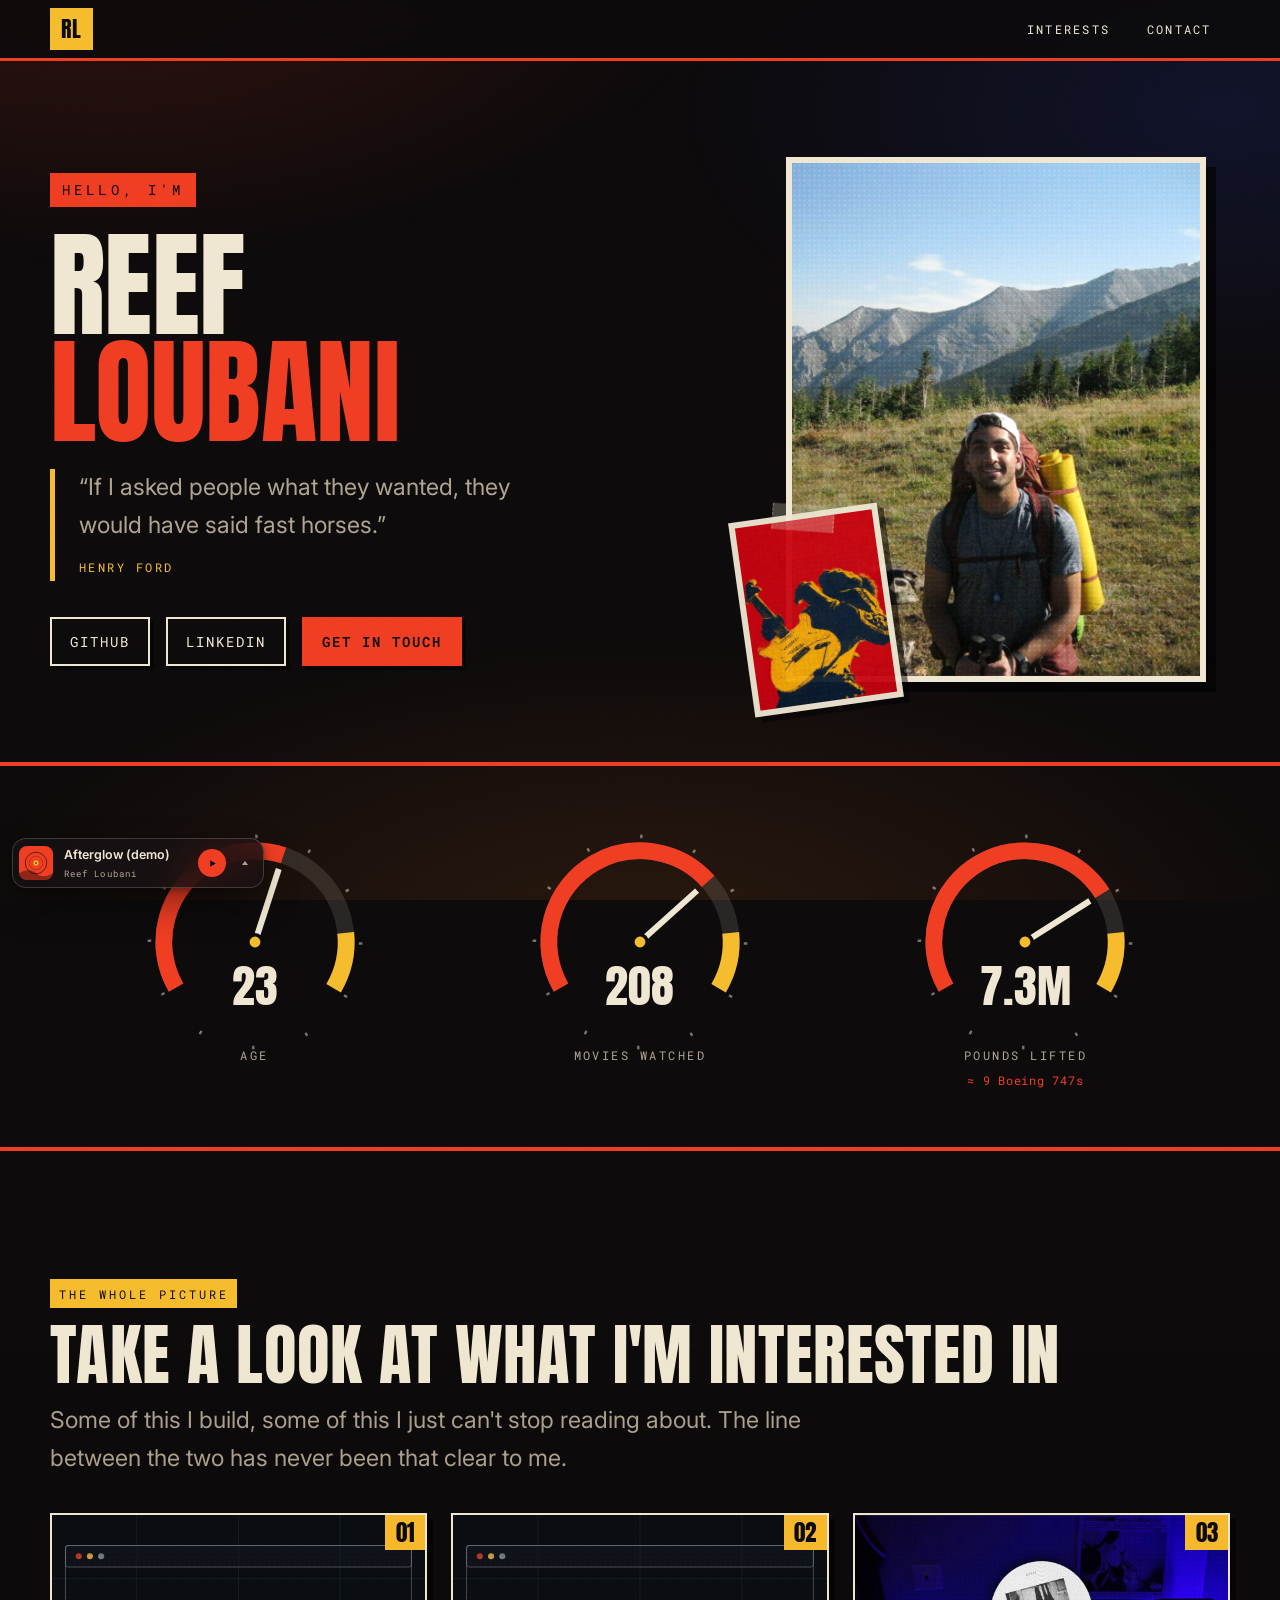
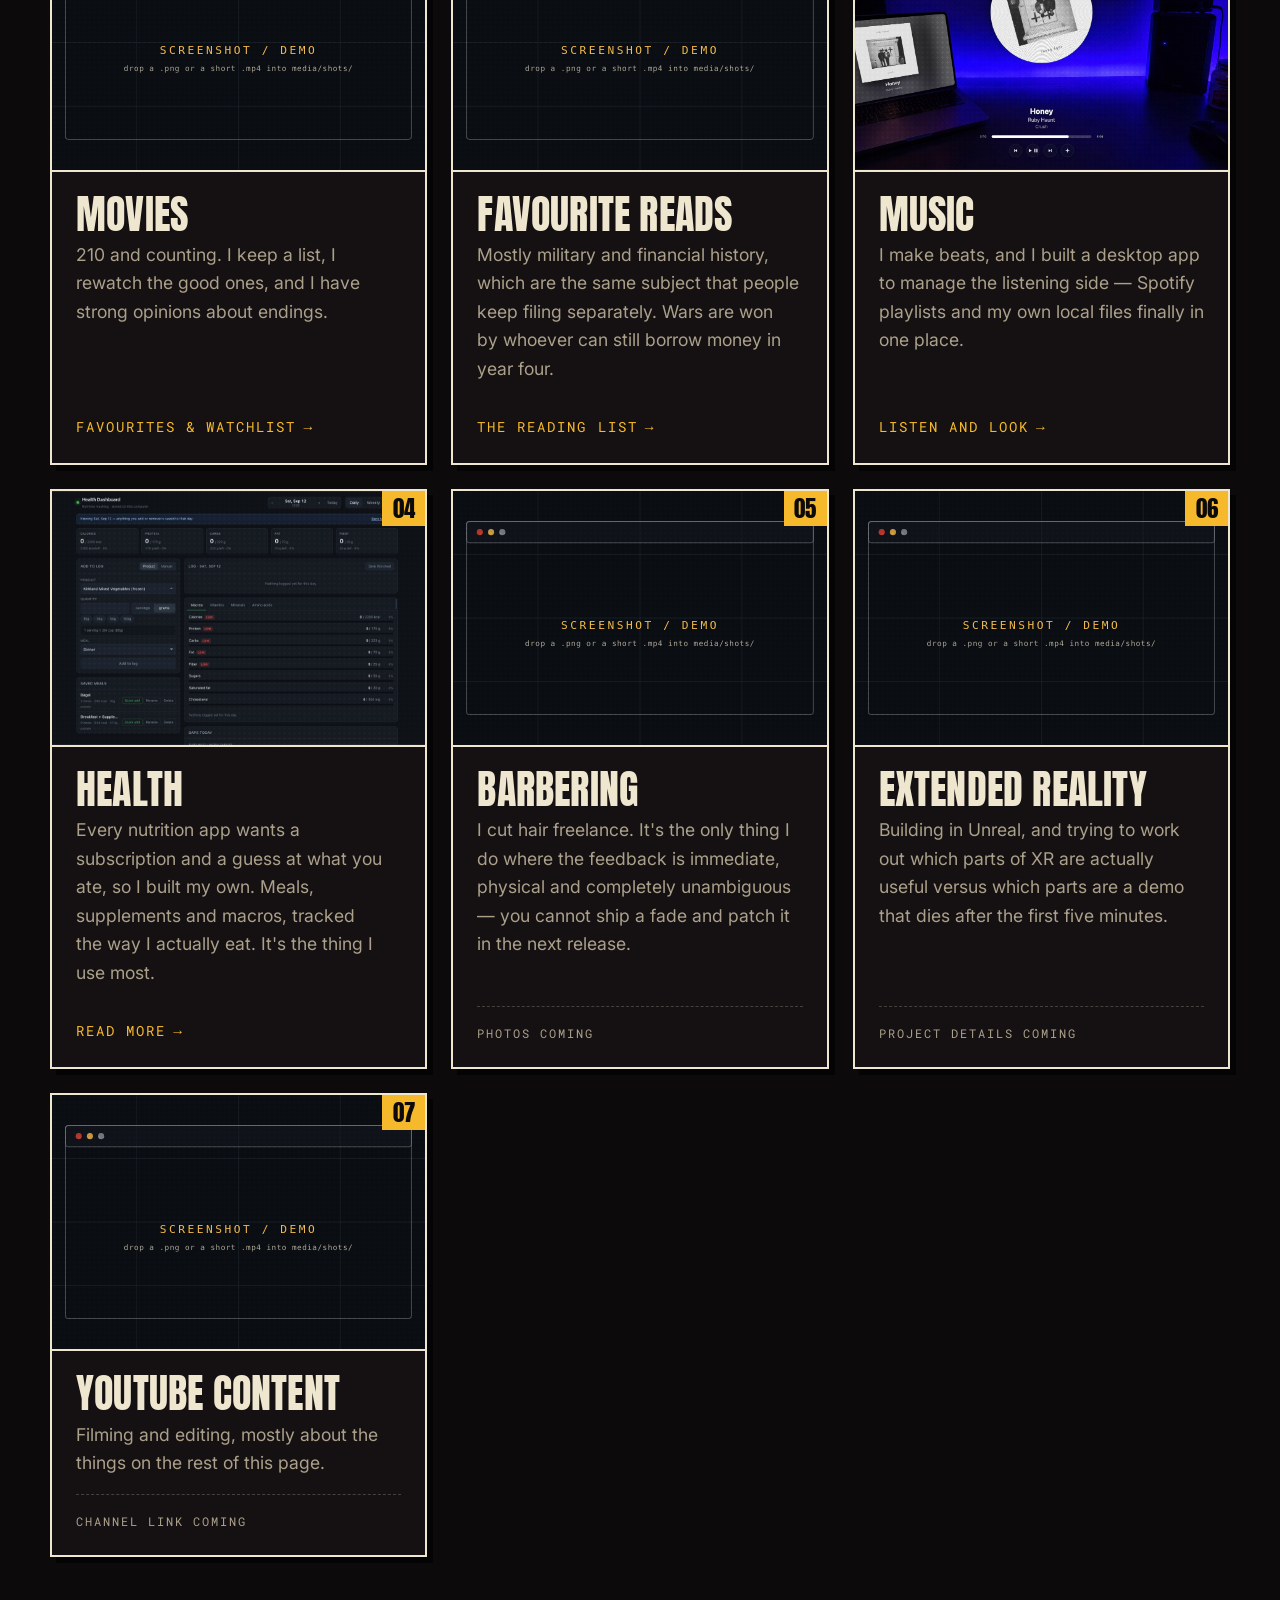
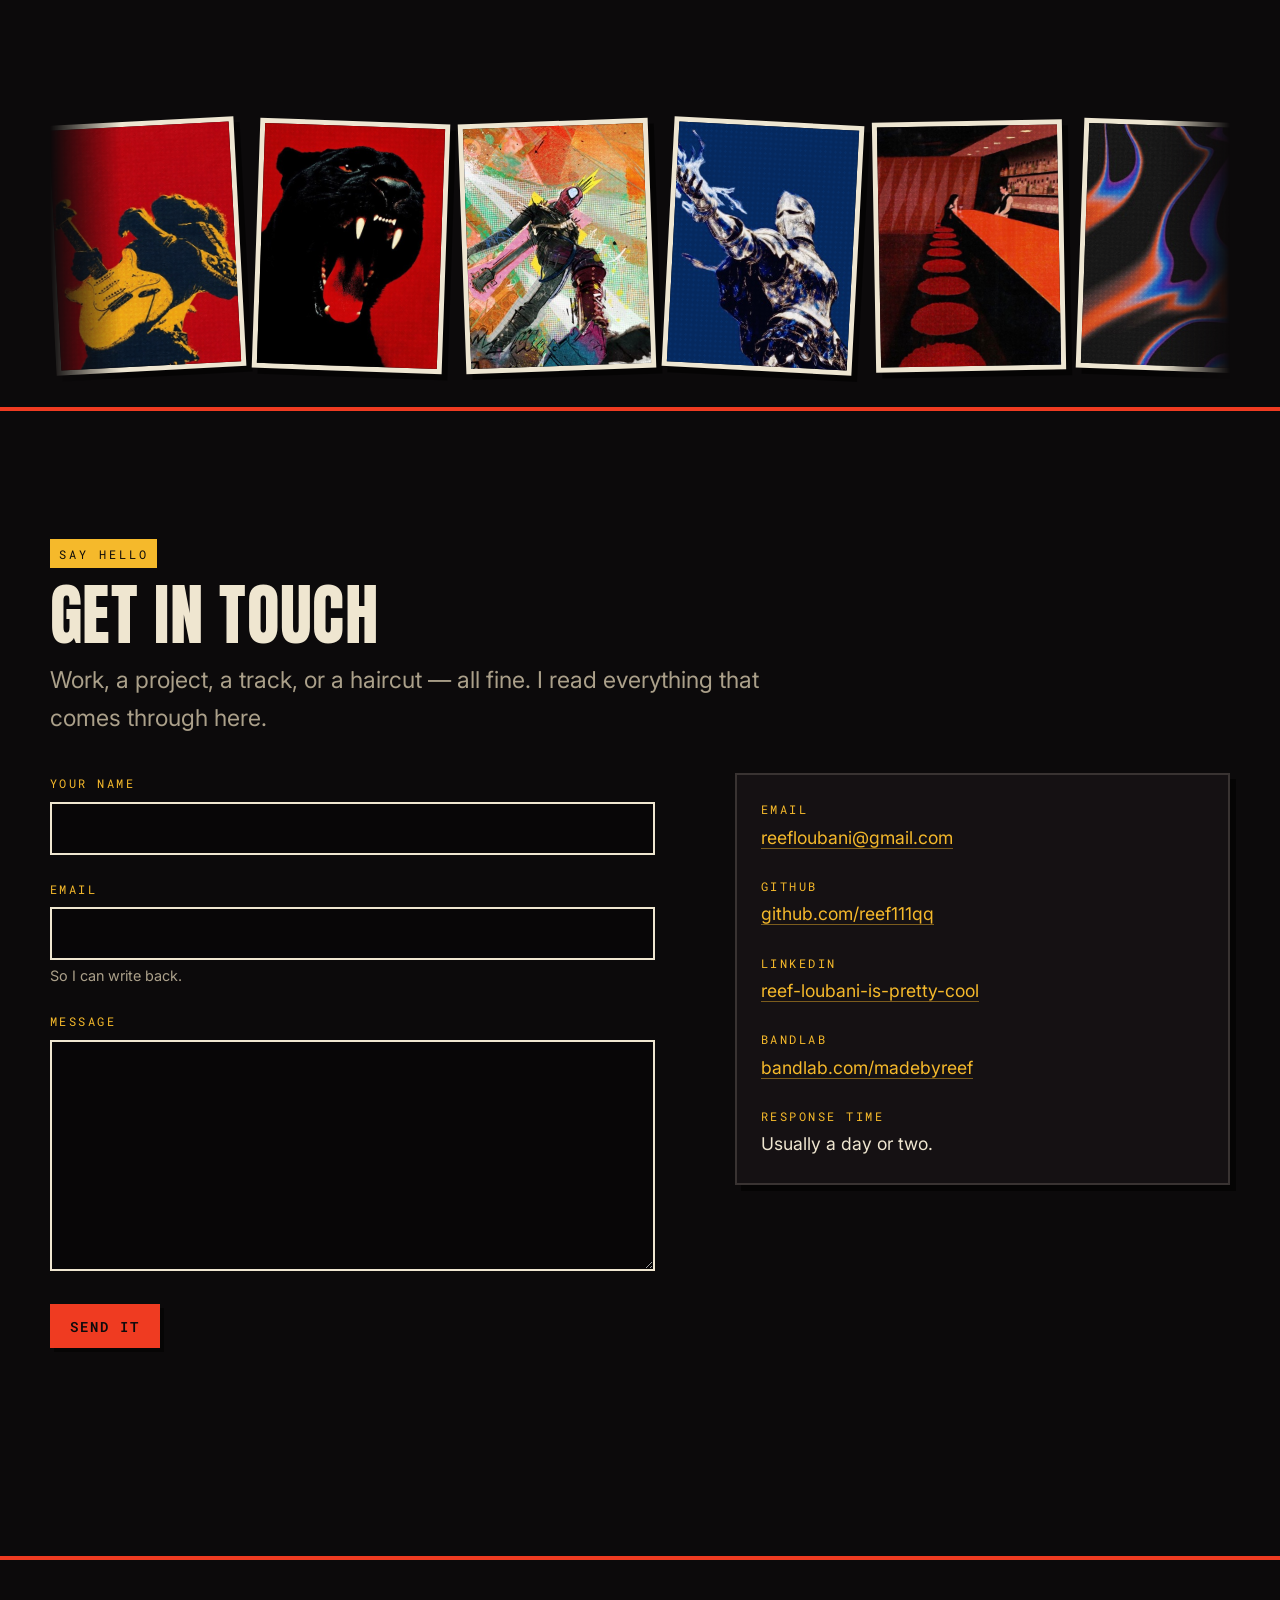
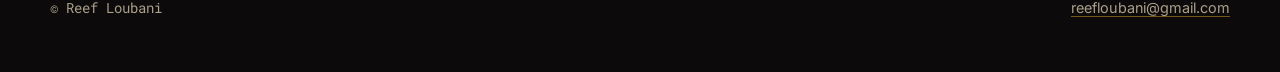
<file: index.html>
<!doctype html>
<html lang="en">
<head>
<meta charset="utf-8">
<meta name="viewport" content="width=device-width, initial-scale=1">

<!-- REPLACE: tagline in the title, and the description below. Keep the name first. -->
<title>Reef Loubani — Builder, AI Engineer, Music Producer</title>
<meta name="description" content="Reef Loubani builds software, lifts, makes beats, cuts hair and reads history. Movies, reads, music, health, barbering, extended reality and video — all in one place.">
<link rel="canonical" href="https://reefloubani.com/">

<meta property="og:type" content="profile">
<meta property="og:title" content="Reef Loubani">
<meta property="og:description" content="Builder, AI engineer, music producer. Movies, reads, music, health, barbering, XR and video.">
<meta property="og:url" content="https://reefloubani.com/">
<meta property="og:image" content="https://reefloubani.com/media/og-image.png">
<meta name="twitter:card" content="summary_large_image">

<link rel="icon" href="favicon.svg" type="image/svg+xml">
<link rel="manifest" href="site.webmanifest">
<meta name="theme-color" content="#0E1116">

<link rel="preconnect" href="https://fonts.googleapis.com">
<link rel="preconnect" href="https://fonts.gstatic.com" crossorigin>
<link rel="stylesheet" href="https://fonts.googleapis.com/css2?family=Anton&family=Inter:wght@400..600&family=Roboto+Mono:wght@400..600&display=swap">

<link rel="stylesheet" href="styles/tokens.css">
<link rel="stylesheet" href="styles/base.css">
<link rel="stylesheet" href="styles/components.css">
<link rel="stylesheet" href="styles/pages.css">
<script type="module" src="scripts/main.js"></script>

<!-- This block is what ties reefloubani.com to your existing profiles when
     someone searches your name. Keep "sameAs" up to date if you add profiles. -->
<script type="application/ld+json">
{
  "@context": "https://schema.org",
  "@type": "Person",
  "name": "Reef Loubani",
  "url": "https://reefloubani.com/",
  "jobTitle": "Software Engineer",
  "email": "mailto:reefloubani@gmail.com",
  "knowsAbout": ["Software Engineering", "Artificial Intelligence", "Music Production", "Extended Reality", "Strength Training", "Film", "History"],
  "sameAs": [
    "https://github.com/reef111qq",
    "https://www.linkedin.com/in/reef-loubani-is-pretty-cool/",
    "https://www.bandlab.com/madebyreef"
  ]
}
</script>
</head>
<body>
<a class="skip-link" href="#main">Skip to content</a>

<header class="cluster">
  <div class="cluster__inner">
    <a class="cluster__mark" href="#main">RL</a>
    <nav class="cluster__tabs" aria-label="Primary">
      <ul class="cluster__list">
        <li><a class="cluster__link" href="#interests">Interests</a></li>
        <li><a class="cluster__link" href="#contact">Contact</a></li>
      </ul>
    </nav>
  </div>
</header>

<main id="main">

  <!-- Reference images taped up in the margins. Purely decorative, so the
       whole layer is hidden from assistive tech and drops out below 1400px
       where there is no margin left to put them in. -->
  <div class="scatter" aria-hidden="true">
    <figure class="clipping" data-speed="-0.03"
            style="--top:5%; --right:-118px; --w:236px; --rot:6deg; --tape-rot:-9deg;">
      <img src="media/scatter/panther.jpg" alt="" width="422" height="560" loading="lazy" decoding="async">
    </figure>
    <figure class="clipping" data-speed="0.042"
            style="--top:15%; --left:-126px; --w:240px; --rot:-7deg; --tape-rot:8deg;">
      <img src="media/scatter/hendrix.jpg" alt="" width="420" height="560" loading="lazy" decoding="async">
    </figure>
    <figure class="clipping" data-speed="-0.052"
            style="--top:28%; --right:-104px; --w:196px; --rot:4deg; --tape-rot:-5deg;">
      <img src="media/scatter/chrome-flow.jpg" alt="" width="285" height="560" loading="lazy" decoding="async">
    </figure>
    <figure class="clipping" data-speed="0.034"
            style="--top:39%; --left:-100px; --w:184px; --rot:-5deg; --tape-rot:10deg;">
      <img src="media/scatter/zine-spider.jpg" alt="" width="315" height="560" loading="lazy" decoding="async">
    </figure>
    <figure class="clipping" data-speed="0.048"
            style="--top:50%; --right:-112px; --w:210px; --rot:8deg; --tape-rot:-7deg;">
      <img src="media/scatter/knight.jpg" alt="" width="315" height="560" loading="lazy" decoding="async">
    </figure>
    <figure class="clipping" data-speed="-0.038"
            style="--top:61%; --left:-116px; --w:224px; --rot:-6deg; --tape-rot:5deg;">
      <img src="media/scatter/bar.jpg" alt="" width="446" height="560" loading="lazy" decoding="async">
    </figure>
    <figure class="clipping" data-speed="0.036"
            style="--top:72%; --right:-96px; --w:180px; --rot:-4deg; --tape-rot:9deg;">
      <img src="media/scatter/punk-collage.jpg" alt="" width="258" height="560" loading="lazy" decoding="async">
    </figure>
    <figure class="clipping" data-speed="-0.03"
            style="--top:82%; --left:-92px; --w:172px; --rot:7deg; --tape-rot:-6deg;">
      <img src="media/scatter/gradient.jpg" alt="" width="258" height="560" loading="lazy" decoding="async">
    </figure>
    <figure class="clipping" data-speed="0.04"
            style="--top:91%; --right:-108px; --w:200px; --rot:5deg; --tape-rot:7deg;">
      <img src="media/scatter/halftone-spider.jpg" alt="" width="378" height="560" loading="lazy" decoding="async">
    </figure>
  </div>

  <!-- ===== HERO ========================================================== -->
  <section class="wrap hero" aria-labelledby="hero-name">
    <div>
      <span class="hero__greeting">Hello, I'm</span>
      <h1 class="hero__name" id="hero-name">Reef <em>Loubani</em></h1>

      <blockquote class="hero__quote">
        <p>&ldquo;If I asked people what they wanted, they would have said fast horses.&rdquo;</p>
        <cite>Henry Ford</cite>
      </blockquote>

      <ul class="hero__links">
        <li><a class="btn" href="https://github.com/reef111qq">GitHub</a></li>
        <li><a class="btn" href="https://www.linkedin.com/in/reef-loubani-is-pretty-cool/">LinkedIn</a></li>
        <li><a class="btn btn--primary" href="#contact">Get in touch</a></li>
      </ul>
    </div>

    <figure class="hero__figure">
      <div class="portrait">
        <img src="media/portrait.jpg" alt="Reef Loubani on a backpacking trip, a mountain range and pine forest behind him" width="900" height="1125" fetchpriority="high" decoding="async">
      </div>
      <figure class="clipping clipping--loud hero__tape" style="--rot:-8deg; --tape-rot:12deg;" aria-hidden="true">
        <img src="media/scatter/hendrix.jpg" alt="" width="420" height="560" loading="lazy" decoding="async">
      </figure>
    </figure>
  </section>

  <hr class="rule">

  <!-- ===== GAUGES ========================================================
       Each gauge needs data-value and data-max. data-max sets where the
       needle reaches full scale, so pick a number a bit above the value.
       The age gauge is different: give it data-birthdate and it works its
       own age out every page load, so it never goes stale.
       Add data-compact to shorten a big number (7400000 -> "7.4M").
       ===================================================================== -->
  <section class="wrap" aria-labelledby="stats-heading">
    <h2 class="vh" id="stats-heading">By the numbers</h2>

    <div class="gauges">

      <figure class="gauge reveal" data-gauge data-birthdate="2003-01-11" data-max="40" data-label="Age">
        <div class="gauge__dial-wrap">
          <svg class="gauge__dial" viewBox="0 0 200 200" role="img" aria-label="Age: 23">
            <g transform="rotate(150 100 100)" fill="none">
              <circle class="gauge__ticks" cx="100" cy="100" r="88"/>
              <circle class="gauge__track" cx="100" cy="100" r="76"/>
              <circle class="gauge__redline" cx="100" cy="100" r="76"/>
              <circle class="gauge__value" cx="100" cy="100" r="76"/>
            </g>
            <g class="gauge__needle"><line x1="100" y1="100" x2="100" y2="36"/></g>
            <circle class="gauge__hub" cx="100" cy="100" r="6"/>
          </svg>
          <span class="gauge__readout" data-readout>23</span>
        </div>
        <figcaption class="gauge__label">Age</figcaption>
      </figure>

      <figure class="gauge reveal" data-gauge data-value="210" data-max="300" data-label="Movies watched">
        <div class="gauge__dial-wrap">
          <svg class="gauge__dial" viewBox="0 0 200 200" role="img" aria-label="Movies watched: 210">
            <g transform="rotate(150 100 100)" fill="none">
              <circle class="gauge__ticks" cx="100" cy="100" r="88"/>
              <circle class="gauge__track" cx="100" cy="100" r="76"/>
              <circle class="gauge__redline" cx="100" cy="100" r="76"/>
              <circle class="gauge__value" cx="100" cy="100" r="76"/>
            </g>
            <g class="gauge__needle"><line x1="100" y1="100" x2="100" y2="36"/></g>
            <circle class="gauge__hub" cx="100" cy="100" r="6"/>
          </svg>
          <span class="gauge__readout" data-readout>210</span>
        </div>
        <figcaption class="gauge__label">Movies watched</figcaption>
      </figure>

      <figure class="gauge reveal" data-gauge data-value="7400000" data-max="10000000" data-compact data-label="Pounds lifted">
        <div class="gauge__dial-wrap">
          <svg class="gauge__dial" viewBox="0 0 200 200" role="img" aria-label="Pounds lifted: 7.4 million">
            <g transform="rotate(150 100 100)" fill="none">
              <circle class="gauge__ticks" cx="100" cy="100" r="88"/>
              <circle class="gauge__track" cx="100" cy="100" r="76"/>
              <circle class="gauge__redline" cx="100" cy="100" r="76"/>
              <circle class="gauge__value" cx="100" cy="100" r="76"/>
            </g>
            <g class="gauge__needle"><line x1="100" y1="100" x2="100" y2="36"/></g>
            <circle class="gauge__hub" cx="100" cy="100" r="6"/>
          </svg>
          <span class="gauge__readout" data-readout>7.4M</span>
        </div>
        <figcaption class="gauge__label">
          Pounds lifted
          <span class="gauge__note">&asymp; 9 Boeing 747s</span>
        </figcaption>
      </figure>

    </div>
  </section>

  <hr class="rule">

  <!-- ===== INTERESTS =====================================================
       The bulk of the site. Projects and personal interests together.
       To add one: copy a card, bump the number, swap the image.
       ===================================================================== -->
  <section class="wrap section" id="interests" aria-labelledby="interests-heading">
    <div class="section-head">
      <span class="section-head__eyebrow">The whole picture</span>
      <h2 id="interests-heading">Take a look at what I'm interested in</h2>
      <p class="section-head__lede">
        Some of this I build, some of this I just can't stop reading about. The
        line between the two has never been that clear to me.
      </p>
    </div>

    <div class="interests-grid">

      <!-- 01 MOVIES -->
      <article class="card interest-card reveal">
        <span class="interest-card__no">01</span>
        <div class="card__media">
          <img src="media/placeholder-shot.svg" alt="" width="800" height="500" loading="lazy" decoding="async">
        </div>
        <div class="card__body">
          <h3>Movies</h3>
          <!-- REPLACE: what you actually look for in a film, and a few favourites. -->
          <p>210 and counting. I keep a list, I rewatch the good ones, and I have
            strong opinions about endings.</p>
          <a class="link-arrow" href="movies.html">Favourites &amp; watchlist <span aria-hidden="true">&rarr;</span></a>
        </div>
      </article>

      <!-- 02 FAVOURITE READS -->
      <article class="card interest-card reveal">
        <span class="interest-card__no">02</span>
        <div class="card__media">
          <img src="media/placeholder-shot.svg" alt="" width="800" height="500" loading="lazy" decoding="async">
        </div>
        <div class="card__body">
          <h3>Favourite Reads</h3>
          <!-- REPLACE: the books that actually changed how you think. -->
          <p>Mostly military and financial history, which are the same subject that
            people keep filing separately. Wars are won by whoever can still borrow
            money in year four.</p>
          <a class="link-arrow" href="books.html">The reading list <span aria-hidden="true">&rarr;</span></a>
        </div>
      </article>

      <!-- 03 MUSIC -->
      <article class="card interest-card reveal">
        <span class="interest-card__no">03</span>
        <div class="card__media">
          <img src="media/shots/music-manager.jpg" alt="The desktop music manager playing Honey by Ruby Haunt, album art spinning as a record above the desk" width="1500" height="825" loading="lazy" decoding="async">
        </div>
        <div class="card__body">
          <h3>Music</h3>
          <p>I make beats, and I built a desktop app to manage the listening side —
            Spotify playlists and my own local files finally in one place.</p>
          <a class="link-arrow" href="music.html">Listen and look <span aria-hidden="true">&rarr;</span></a>
        </div>
      </article>

      <!-- 04 HEALTH -->
      <article class="card interest-card reveal">
        <span class="interest-card__no">04</span>
        <div class="card__media">
          <img src="media/shots/health-dashboard.jpg" alt="The health dashboard showing calorie, protein, carb, fat and fibre targets alongside a daily food log" width="1500" height="730" loading="lazy" decoding="async">
        </div>
        <div class="card__body">
          <h3>Health</h3>
          <p>Every nutrition app wants a subscription and a guess at what you ate, so
            I built my own. Meals, supplements and macros, tracked the way I actually
            eat. It's the thing I use most.</p>
          <a class="link-arrow" href="project-health-dashboard.html">Read more <span aria-hidden="true">&rarr;</span></a>
        </div>
      </article>

      <!-- 05 BARBERING -->
      <article class="card interest-card reveal">
        <span class="interest-card__no">05</span>
        <div class="card__media">
          <img src="media/placeholder-shot.svg" alt="" width="800" height="500" loading="lazy" decoding="async">
        </div>
        <div class="card__body">
          <h3>Barbering</h3>
          <!-- REPLACE: how you got into it, who you cut for. -->
          <p>I cut hair freelance. It's the only thing I do where the feedback is
            immediate, physical and completely unambiguous — you cannot ship a fade
            and patch it in the next release.</p>
          <p class="interest-card__soon">Photos coming</p>
        </div>
      </article>

      <!-- 06 EXTENDED REALITY -->
      <article class="card interest-card reveal">
        <span class="interest-card__no">06</span>
        <div class="card__media">
          <img src="media/placeholder-shot.svg" alt="" width="800" height="500" loading="lazy" decoding="async">
        </div>
        <div class="card__body">
          <h3>Extended Reality</h3>
          <!-- REPLACE: what you're building in XR and why. -->
          <p>Building in Unreal, and trying to work out which parts of XR are actually
            useful versus which parts are a demo that dies after the first five minutes.</p>
          <p class="interest-card__soon">Project details coming</p>
        </div>
      </article>

      <!-- 07 YOUTUBE CONTENT -->
      <article class="card interest-card reveal">
        <span class="interest-card__no">07</span>
        <div class="card__media">
          <img src="media/placeholder-shot.svg" alt="" width="800" height="500" loading="lazy" decoding="async">
        </div>
        <div class="card__body">
          <h3>YouTube Content</h3>
          <!-- REPLACE: what the channel is about, and link it. -->
          <p>Filming and editing, mostly about the things on the rest of this page.</p>
          <p class="interest-card__soon">Channel link coming</p>
        </div>
      </article>

    </div>
  </section>

  <!-- The same clippings as a torn strip, so the collage still reads on a
       phone where the margins have gone. -->
  <div class="wrap">
    <div class="collage-band" aria-hidden="true">
      <figure style="--rot:-3deg;"><img src="media/scatter/hendrix.jpg" alt="" width="420" height="560" loading="lazy" decoding="async"></figure>
      <figure style="--rot:2deg;"><img src="media/scatter/panther.jpg" alt="" width="422" height="560" loading="lazy" decoding="async"></figure>
      <figure style="--rot:-2deg;"><img src="media/scatter/punk-collage.jpg" alt="" width="258" height="560" loading="lazy" decoding="async"></figure>
      <figure style="--rot:3deg;"><img src="media/scatter/knight.jpg" alt="" width="315" height="560" loading="lazy" decoding="async"></figure>
      <figure style="--rot:-1deg;"><img src="media/scatter/bar.jpg" alt="" width="446" height="560" loading="lazy" decoding="async"></figure>
      <figure style="--rot:2deg;"><img src="media/scatter/chrome-flow.jpg" alt="" width="285" height="560" loading="lazy" decoding="async"></figure>
      <figure style="--rot:-3deg;"><img src="media/scatter/zine-spider.jpg" alt="" width="315" height="560" loading="lazy" decoding="async"></figure>
      <figure style="--rot:1deg;"><img src="media/scatter/gradient.jpg" alt="" width="258" height="560" loading="lazy" decoding="async"></figure>
      <figure style="--rot:-2deg;"><img src="media/scatter/halftone-spider.jpg" alt="" width="378" height="560" loading="lazy" decoding="async"></figure>
    </div>
  </div>

  <hr class="rule">

  <!-- ===== CONTACT =======================================================
       Netlify reads this form at deploy time and collects submissions under
       Forms in the site dashboard. It only works once deployed — submitting
       from a local server will 404, which is expected.
       ===================================================================== -->
  <section class="wrap section" id="contact" aria-labelledby="contact-heading">
    <div class="section-head">
      <span class="section-head__eyebrow">Say hello</span>
      <h2 id="contact-heading">Get in touch</h2>
      <p class="section-head__lede">
        Work, a project, a track, or a haircut — all fine. I read everything that
        comes through here.
      </p>
    </div>

    <div class="contact-split">
      <form name="contact" method="POST" action="/thanks.html"
            data-netlify="true" netlify-honeypot="bot-field">

        <input type="hidden" name="form-name" value="contact">

        <p class="hp" aria-hidden="true">
          <label>Leave this field empty <input name="bot-field" tabindex="-1" autocomplete="off"></label>
        </p>

        <div class="field">
          <label class="field__label" for="name">Your name</label>
          <input id="name" name="name" type="text" autocomplete="name" required>
        </div>

        <div class="field">
          <label class="field__label" for="email">Email</label>
          <input id="email" name="email" type="email" autocomplete="email" required
                 aria-describedby="email-hint">
          <span class="field__hint" id="email-hint">So I can write back.</span>
        </div>

        <div class="field">
          <label class="field__label" for="message">Message</label>
          <textarea id="message" name="message" rows="7" required></textarea>
        </div>

        <button class="btn btn--primary" type="submit">Send it</button>
      </form>

      <aside class="panel contact-aside reveal" aria-labelledby="elsewhere-heading">
        <h3 id="elsewhere-heading" class="vh">Elsewhere</h3>
        <dl>
          <dt>Email</dt>
          <dd><a href="mailto:reefloubani@gmail.com">reefloubani@gmail.com</a></dd>

          <dt>GitHub</dt>
          <dd><a href="https://github.com/reef111qq">github.com/reef111qq</a></dd>

          <dt>LinkedIn</dt>
          <dd><a href="https://www.linkedin.com/in/reef-loubani-is-pretty-cool/">reef-loubani-is-pretty-cool</a></dd>

          <dt>BandLab</dt>
          <dd><a href="https://www.bandlab.com/madebyreef">bandlab.com/madebyreef</a></dd>

          <dt>Response time</dt>
          <dd>Usually a day or two.</dd>
        </dl>
      </aside>
    </div>
  </section>

</main>

<!-- ===== DOCK ============================================================
     The floating player, bottom-left. Plays Reef's own tracks from /audio.

     The list is ordinary links to audio files, so with JavaScript off it
     degrades to a working list of downloads. JS upgrades it in place.

     TO ADD A TRACK: drop the file into /audio and copy one <li>. Keep this
     list and the deck list on music.html in step with each other.
     Add data-art="media/covers/name.jpg" to a track to give it its own
     cover; without one it falls back to the default art below.
     ====================================================================== -->
<aside class="dock" data-dock aria-label="Music player">

  <div class="dock__bar">
    <img class="dock__art" data-art src="media/track-art-default.svg" alt="" width="120" height="120" decoding="async">

    <span class="dock__meta">
      <span class="dock__now" data-now aria-live="polite">&mdash;</span>
      <span class="dock__label">Reef Loubani</span>
    </span>

    <button type="button" class="dock__play dock__play--sm" data-toggle aria-label="Play">
      <svg viewBox="0 0 24 24" aria-hidden="true" data-icon-play><path d="M7 5l12 7-12 7z"/></svg>
      <svg viewBox="0 0 24 24" aria-hidden="true" data-icon-pause><path d="M7 5h3.5v14H7zM13.5 5H17v14h-3.5z"/></svg>
    </button>

    <button type="button" class="dock__expand" data-dock-toggle
            aria-expanded="false" aria-controls="dock-panel" aria-label="Expand player">
      <svg viewBox="0 0 24 24" aria-hidden="true"><path d="M12 8l6 8H6z"/></svg>
    </button>
  </div>

  <div class="dock__panel" id="dock-panel" data-dock-panel>
    <div>
      <div class="dock__panel-inner">

        <div class="dock__scrubrow">
          <span data-elapsed>0:00</span>
          <input type="range" data-scrub min="0" max="100" step="0.1" value="0" aria-label="Seek within track">
          <span data-duration>0:00</span>
        </div>

        <div class="dock__transport">
          <button type="button" class="dock__step" data-prev aria-label="Previous track">
            <svg viewBox="0 0 24 24" aria-hidden="true"><path d="M6 6h2v12H6zM20 6l-10 6 10 6z"/></svg>
          </button>

          <button type="button" class="dock__play dock__play--lg" data-toggle aria-label="Play">
            <svg viewBox="0 0 24 24" aria-hidden="true" data-icon-play><path d="M7 5l12 7-12 7z"/></svg>
            <svg viewBox="0 0 24 24" aria-hidden="true" data-icon-pause><path d="M7 5h3.5v14H7zM13.5 5H17v14h-3.5z"/></svg>
          </button>

          <button type="button" class="dock__step" data-next aria-label="Next track">
            <svg viewBox="0 0 24 24" aria-hidden="true"><path d="M16 6h2v12h-2zM4 6l10 6-10 6z"/></svg>
          </button>
        </div>

        <ol class="dock__list">
          <li><a class="dock__track" href="audio/afterglow-demo.m4a" data-track data-title="Afterglow (demo)" data-duration="2:54">
            <span class="dock__track-title">Afterglow (demo)</span><span class="dock__track-time">2:54</span></a></li>
          <li><a class="dock__track" href="audio/chicas.m4a" data-track data-title="Chicas" data-duration="2:25">
            <span class="dock__track-title">Chicas</span><span class="dock__track-time">2:25</span></a></li>
          <li><a class="dock__track" href="audio/dystopian.mp3" data-track data-title="Dystopian" data-duration="3:16">
            <span class="dock__track-title">Dystopian</span><span class="dock__track-time">3:16</span></a></li>
          <li><a class="dock__track" href="audio/galactic.m4a" data-track data-title="Galactic" data-duration="2:42">
            <span class="dock__track-title">Galactic</span><span class="dock__track-time">2:42</span></a></li>
          <li><a class="dock__track" href="audio/hallelujah.m4a" data-track data-title="Hallelujah" data-duration="3:05">
            <span class="dock__track-title">Hallelujah</span><span class="dock__track-time">3:05</span></a></li>
          <li><a class="dock__track" href="audio/moonlight.m4a" data-track data-title="Moonlight" data-duration="3:54">
            <span class="dock__track-title">Moonlight</span><span class="dock__track-time">3:54</span></a></li>
          <li><a class="dock__track" href="audio/pluto.m4a" data-track data-title="Pluto" data-duration="2:05">
            <span class="dock__track-title">Pluto</span><span class="dock__track-time">2:05</span></a></li>
          <li><a class="dock__track" href="audio/portals.m4a" data-track data-title="Portals" data-duration="3:11">
            <span class="dock__track-title">Portals</span><span class="dock__track-time">3:11</span></a></li>
          <li><a class="dock__track" href="audio/saber.m4a" data-track data-title="Saber" data-duration="4:00">
            <span class="dock__track-title">Saber</span><span class="dock__track-time">4:00</span></a></li>
        </ol>

        <p class="dock__empty" data-empty hidden>No tracks yet. Drop audio files into /audio.</p>
      </div>
    </div>
  </div>

  <audio data-audio preload="none"></audio>
</aside>

<footer class="foot">
  <div class="wrap foot__inner">
    <p class="mono">&copy; Reef Loubani</p>
    <p><a href="mailto:reefloubani@gmail.com">reefloubani@gmail.com</a></p>
  </div>
</footer>

</body>
</html>
</file>
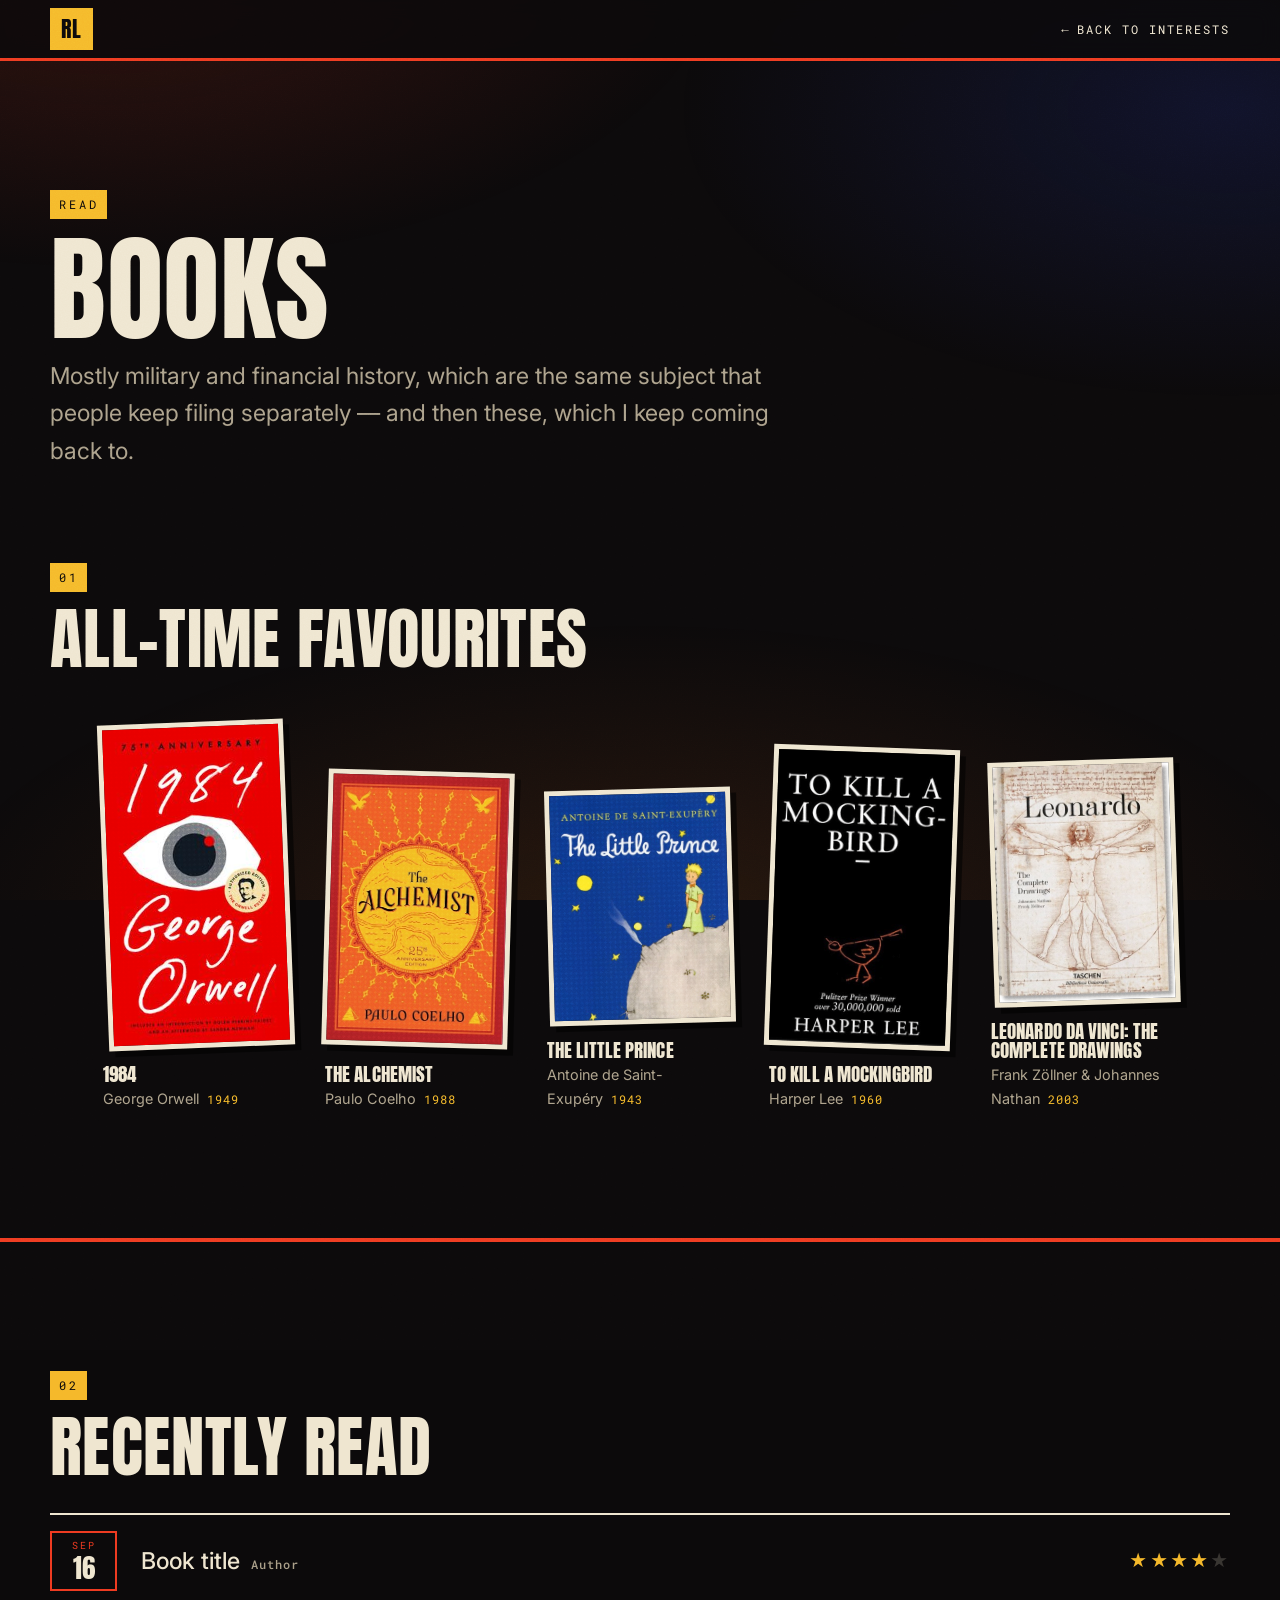
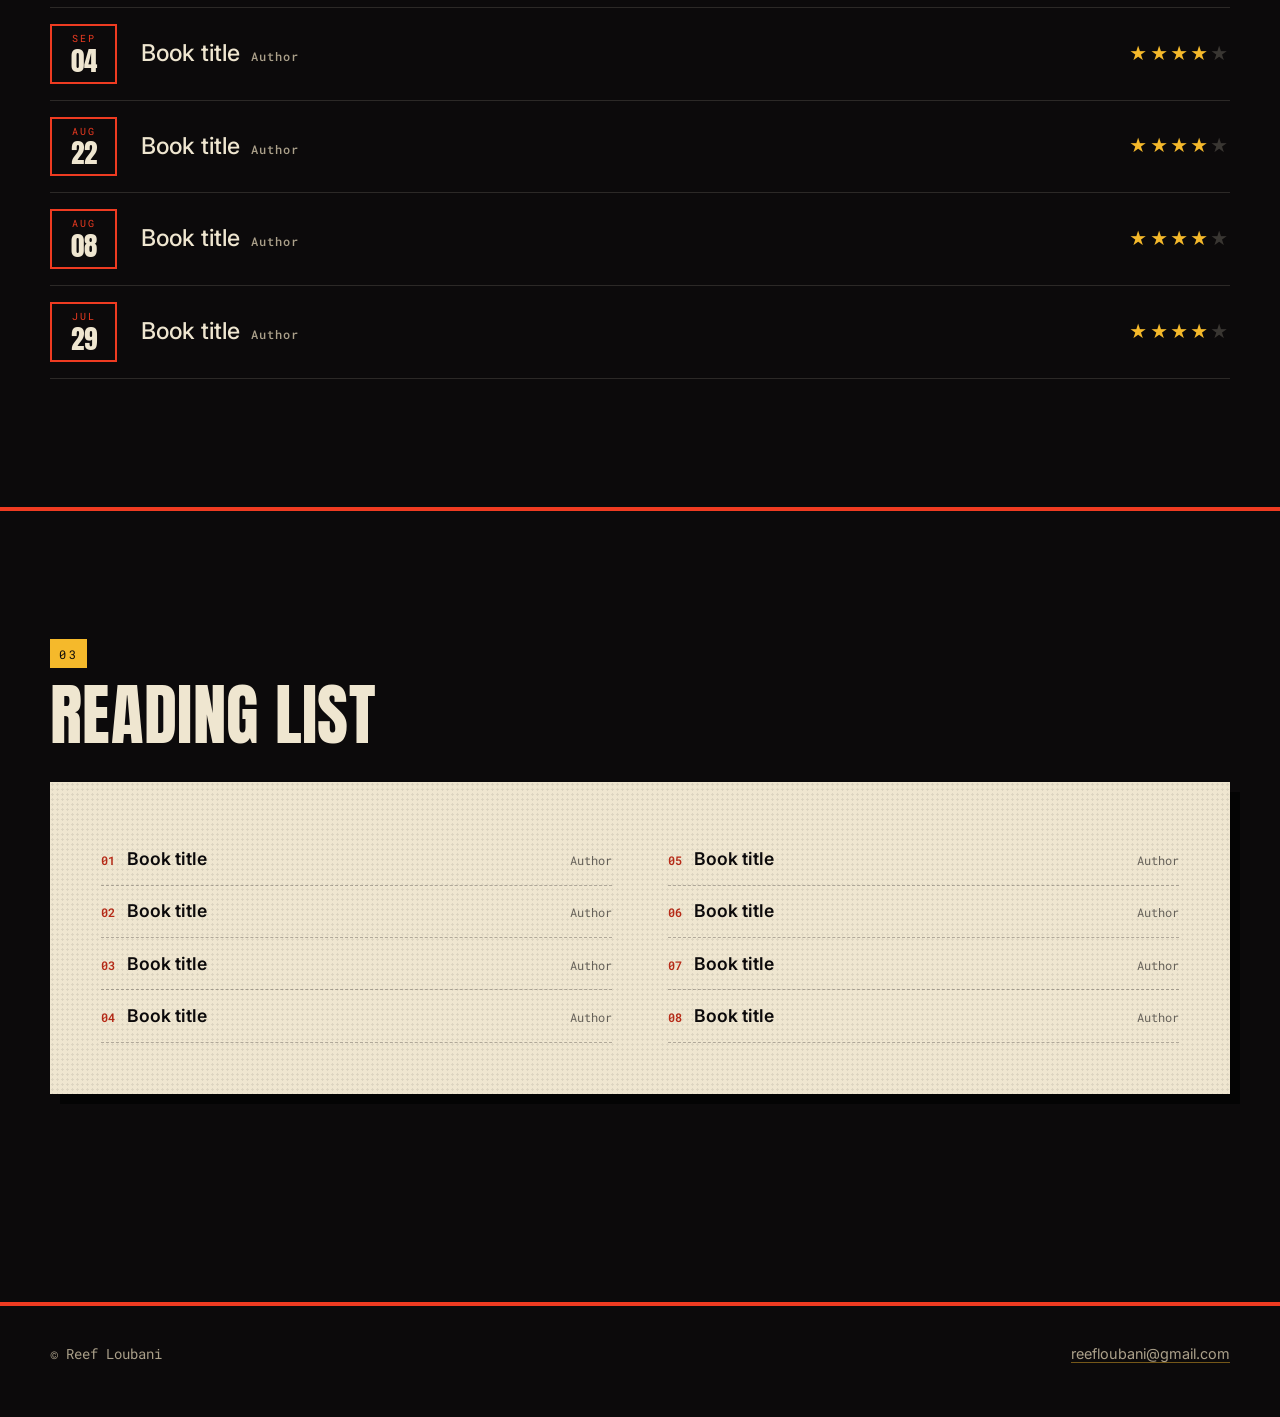
<file: books.html>
<!doctype html>
<html lang="en">
<head>
<meta charset="utf-8">
<meta name="viewport" content="width=device-width, initial-scale=1">

<title>Books — Reef Loubani</title>
<meta name="description" content="The books Reef Loubani keeps coming back to: Orwell, Coelho, Saint-Exup&eacute;ry, Harper Lee and Leonardo da Vinci's drawings.">
<link rel="canonical" href="https://reefloubani.com/books.html">

<meta property="og:type" content="website">
<meta property="og:title" content="Books — Reef Loubani">
<meta property="og:description" content="The books Reef Loubani keeps coming back to.">
<meta property="og:url" content="https://reefloubani.com/books.html">
<meta property="og:image" content="https://reefloubani.com/media/og-image.png">
<meta name="twitter:card" content="summary_large_image">

<link rel="icon" href="favicon.svg" type="image/svg+xml">
<link rel="manifest" href="site.webmanifest">
<meta name="theme-color" content="#0E1116">

<link rel="preconnect" href="https://fonts.googleapis.com">
<link rel="preconnect" href="https://fonts.gstatic.com" crossorigin>
<link rel="stylesheet" href="https://fonts.googleapis.com/css2?family=Anton&family=Inter:wght@400..600&family=Roboto+Mono:wght@400..600&display=swap">

<link rel="stylesheet" href="styles/tokens.css">
<link rel="stylesheet" href="styles/base.css">
<link rel="stylesheet" href="styles/components.css">
<link rel="stylesheet" href="styles/pages.css">
<script type="module" src="scripts/main.js"></script>
</head>
<body>
<a class="skip-link" href="#main">Skip to content</a>

<header class="cluster">
  <div class="cluster__inner">
    <a class="cluster__mark" href="index.html">RL</a>
    <a class="cluster__back" href="index.html#interests"><span aria-hidden="true">&larr;</span> Back to interests</a>
  </div>
</header>

<main id="main">
  <section class="wrap section section--intro" aria-labelledby="books-heading">
    <div class="section-head">
      <span class="section-head__eyebrow">Read</span>
      <h1 id="books-heading">Books</h1>
      <!-- REPLACE: an intro in your own words. -->
      <p class="section-head__lede">
        Mostly military and financial history, which are the same subject that
        people keep filing separately &mdash; and then these, which I keep coming back to.
      </p>
    </div>
  </section>

  <!-- ===== ALL-TIME FAVOURITES ============================================
       Covers keep their own proportions instead of being forced into one
       box — book covers vary a lot, and cropping them to match would cut
       the titles off. They line up along the bottom instead, like books on
       a shelf. Covers live in media/covers/ at about 380px wide, twice the
       186px they display at.
       Alt is empty on purpose: the title sits directly underneath.
       ====================================================================== -->
  <section class="wrap section section--flush-top" aria-labelledby="fav-books-heading">
    <div class="section-head">
      <span class="section-head__eyebrow">01</span>
      <h2 id="fav-books-heading">All-time favourites</h2>
    </div>
    <ul class="shelf">
      <li class="book reveal">
        <div class="book__cover" style="--rot:-2.2deg;">
          <img src="media/covers/1984.jpg" alt="" width="223" height="400" loading="lazy" decoding="async">
        </div>
        <div class="book__text">
          <h3 class="book__title">1984</h3>
          <p class="book__author">George Orwell <span class="book__year">1949</span></p>
        </div>
      </li>
      <li class="book reveal">
        <div class="book__cover" style="--rot:1.6deg;">
          <img src="media/covers/the-alchemist.jpg" alt="" width="380" height="575" loading="lazy" decoding="async">
        </div>
        <div class="book__text">
          <h3 class="book__title">The Alchemist</h3>
          <p class="book__author">Paulo Coelho <span class="book__year">1988</span></p>
        </div>
      </li>
      <li class="book reveal">
        <div class="book__cover" style="--rot:-1.5deg;">
          <img src="media/covers/the-little-prince.jpg" alt="" width="380" height="486" loading="lazy" decoding="async">
        </div>
        <div class="book__text">
          <h3 class="book__title">The Little Prince</h3>
          <p class="book__author">Antoine de Saint-Exup&eacute;ry <span class="book__year">1943</span></p>
        </div>
      </li>
      <li class="book reveal">
        <div class="book__cover" style="--rot:2.0deg;">
          <img src="media/covers/to-kill-a-mockingbird.jpg" alt="" width="380" height="628" loading="lazy" decoding="async">
        </div>
        <div class="book__text">
          <h3 class="book__title">To Kill a Mockingbird</h3>
          <p class="book__author">Harper Lee <span class="book__year">1960</span></p>
        </div>
      </li>
      <li class="book reveal">
        <div class="book__cover" style="--rot:-1.8deg;">
          <img src="media/covers/leonardo-da-vinci.jpg" alt="" width="380" height="507" loading="lazy" decoding="async">
        </div>
        <div class="book__text">
          <h3 class="book__title">Leonardo da Vinci: The Complete Drawings</h3>
          <p class="book__author">Frank Z&ouml;llner &amp; Johannes Nathan <span class="book__year">2003</span></p>
        </div>
      </li>
    </ul>
  </section>

  <hr class="rule">

  <!-- ===== RECENTLY READ =================================================
       Newest first. Keep datetime as YYYY-MM-DD so browsers and search
       engines read the date properly. Rating: five stars, with the ones not
       earned wrapped in <span class="diary__off">. Update aria-label to match.
       ====================================================================== -->
  <section class="wrap section" aria-labelledby="recent-books-heading">
    <div class="section-head">
      <span class="section-head__eyebrow">02</span>
      <h2 id="recent-books-heading">Recently read</h2>
    </div>
    <ol class="diary">
        <li class="diary__row reveal">
          <time class="diary__date" datetime="2026-09-16"><span class="diary__mon">Sep</span><span class="diary__day">16</span></time>
          <span class="diary__title">Book title <span class="diary__year">Author</span></span>
          <span class="diary__rating" role="img" aria-label="Rated 4 out of 5">&#9733;&#9733;&#9733;&#9733;<span class="diary__off">&#9733;</span></span>
        </li>
        <li class="diary__row reveal">
          <time class="diary__date" datetime="2026-09-04"><span class="diary__mon">Sep</span><span class="diary__day">04</span></time>
          <span class="diary__title">Book title <span class="diary__year">Author</span></span>
          <span class="diary__rating" role="img" aria-label="Rated 4 out of 5">&#9733;&#9733;&#9733;&#9733;<span class="diary__off">&#9733;</span></span>
        </li>
        <li class="diary__row reveal">
          <time class="diary__date" datetime="2026-08-22"><span class="diary__mon">Aug</span><span class="diary__day">22</span></time>
          <span class="diary__title">Book title <span class="diary__year">Author</span></span>
          <span class="diary__rating" role="img" aria-label="Rated 4 out of 5">&#9733;&#9733;&#9733;&#9733;<span class="diary__off">&#9733;</span></span>
        </li>
        <li class="diary__row reveal">
          <time class="diary__date" datetime="2026-08-08"><span class="diary__mon">Aug</span><span class="diary__day">08</span></time>
          <span class="diary__title">Book title <span class="diary__year">Author</span></span>
          <span class="diary__rating" role="img" aria-label="Rated 4 out of 5">&#9733;&#9733;&#9733;&#9733;<span class="diary__off">&#9733;</span></span>
        </li>
        <li class="diary__row reveal">
          <time class="diary__date" datetime="2026-07-29"><span class="diary__mon">Jul</span><span class="diary__day">29</span></time>
          <span class="diary__title">Book title <span class="diary__year">Author</span></span>
          <span class="diary__rating" role="img" aria-label="Rated 4 out of 5">&#9733;&#9733;&#9733;&#9733;<span class="diary__off">&#9733;</span></span>
        </li>
    </ol>
  </section>

  <hr class="rule">

  <!-- ===== READING LIST ================================================== -->
  <section class="wrap section" aria-labelledby="reading-list-heading">
    <div class="section-head">
      <span class="section-head__eyebrow">03</span>
      <h2 id="reading-list-heading">Reading list</h2>
    </div>
    <div class="paperlist reveal">
      <ol class="paperlist__list">
          <li class="paperlist__item"><span class="paperlist__num">01</span><span class="paperlist__name">Book title</span><span class="paperlist__meta">Author</span></li>
          <li class="paperlist__item"><span class="paperlist__num">02</span><span class="paperlist__name">Book title</span><span class="paperlist__meta">Author</span></li>
          <li class="paperlist__item"><span class="paperlist__num">03</span><span class="paperlist__name">Book title</span><span class="paperlist__meta">Author</span></li>
          <li class="paperlist__item"><span class="paperlist__num">04</span><span class="paperlist__name">Book title</span><span class="paperlist__meta">Author</span></li>
          <li class="paperlist__item"><span class="paperlist__num">05</span><span class="paperlist__name">Book title</span><span class="paperlist__meta">Author</span></li>
          <li class="paperlist__item"><span class="paperlist__num">06</span><span class="paperlist__name">Book title</span><span class="paperlist__meta">Author</span></li>
          <li class="paperlist__item"><span class="paperlist__num">07</span><span class="paperlist__name">Book title</span><span class="paperlist__meta">Author</span></li>
          <li class="paperlist__item"><span class="paperlist__num">08</span><span class="paperlist__name">Book title</span><span class="paperlist__meta">Author</span></li>
      </ol>
    </div>
  </section>
</main>

<footer class="foot">
  <div class="wrap foot__inner">
    <p class="mono">&copy; Reef Loubani</p>
    <p><a href="mailto:reefloubani@gmail.com">reefloubani@gmail.com</a></p>
  </div>
</footer>

</body>
</html>
</file>
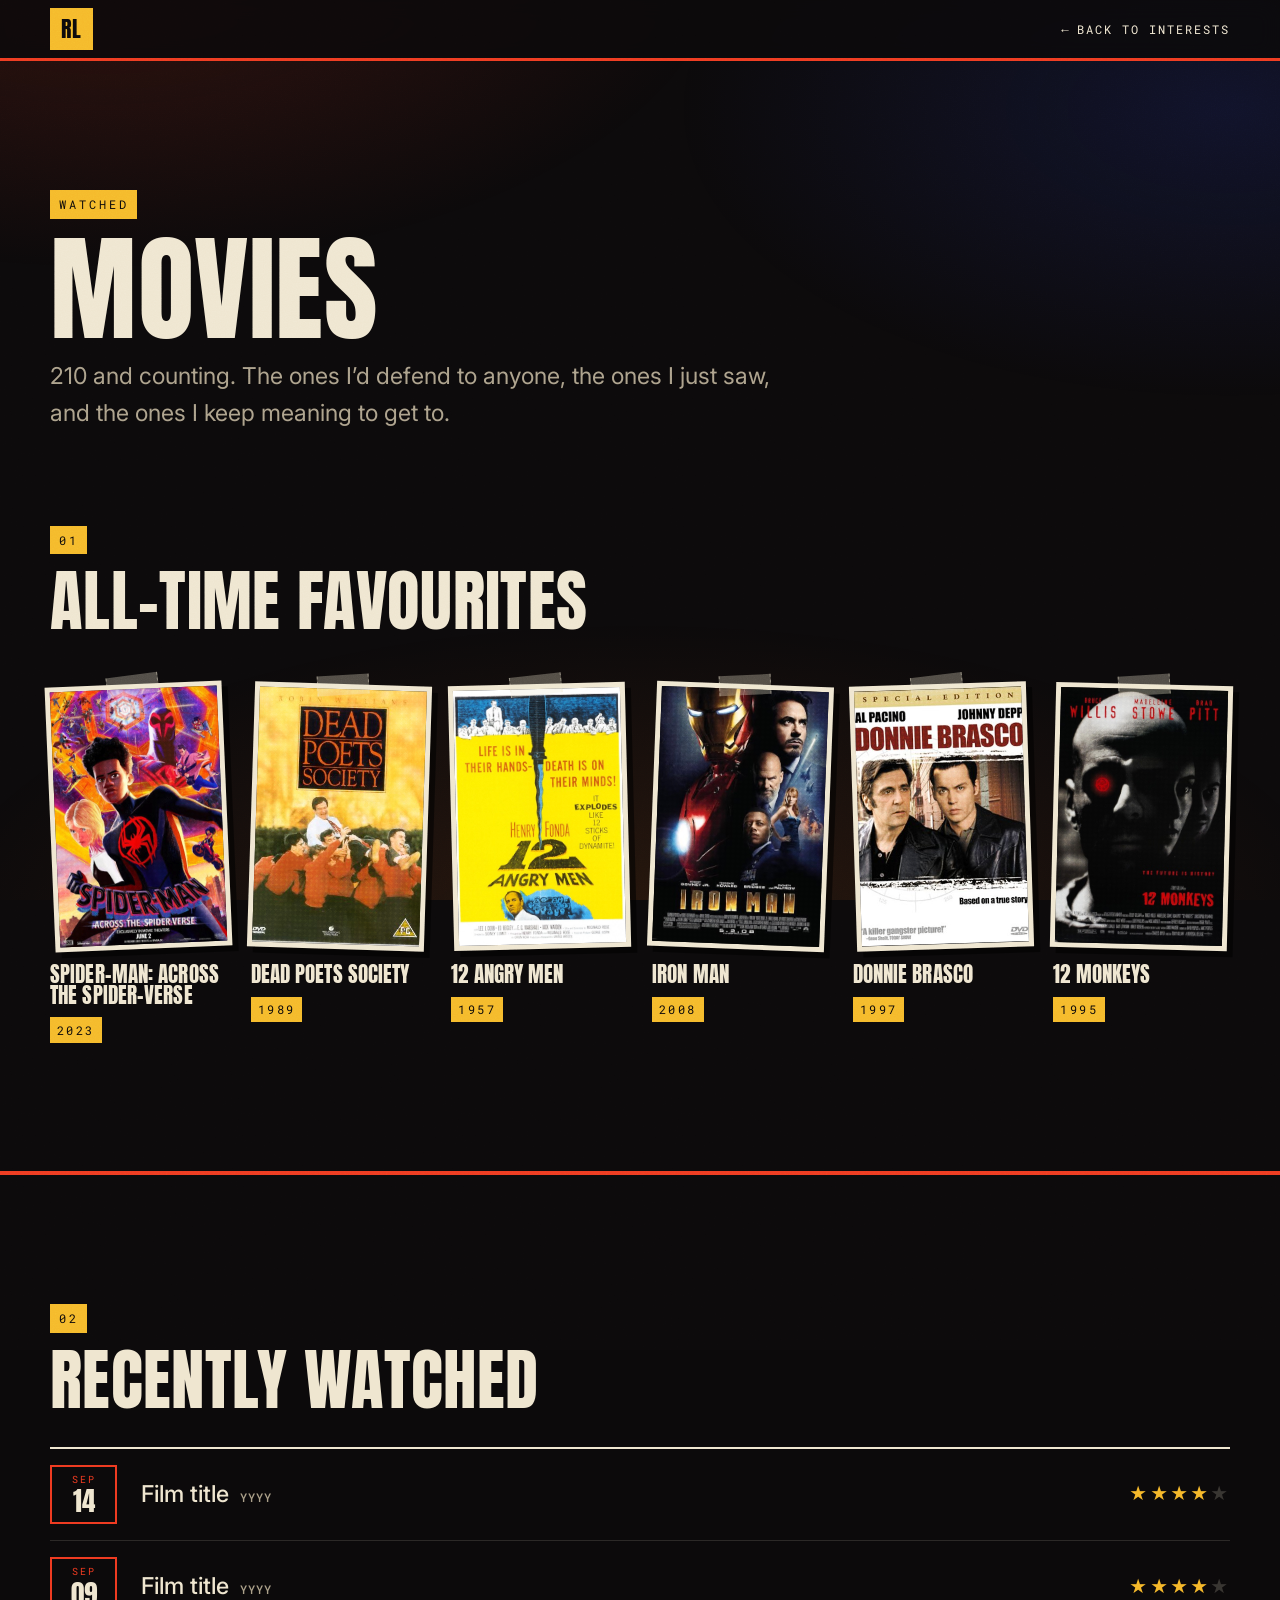
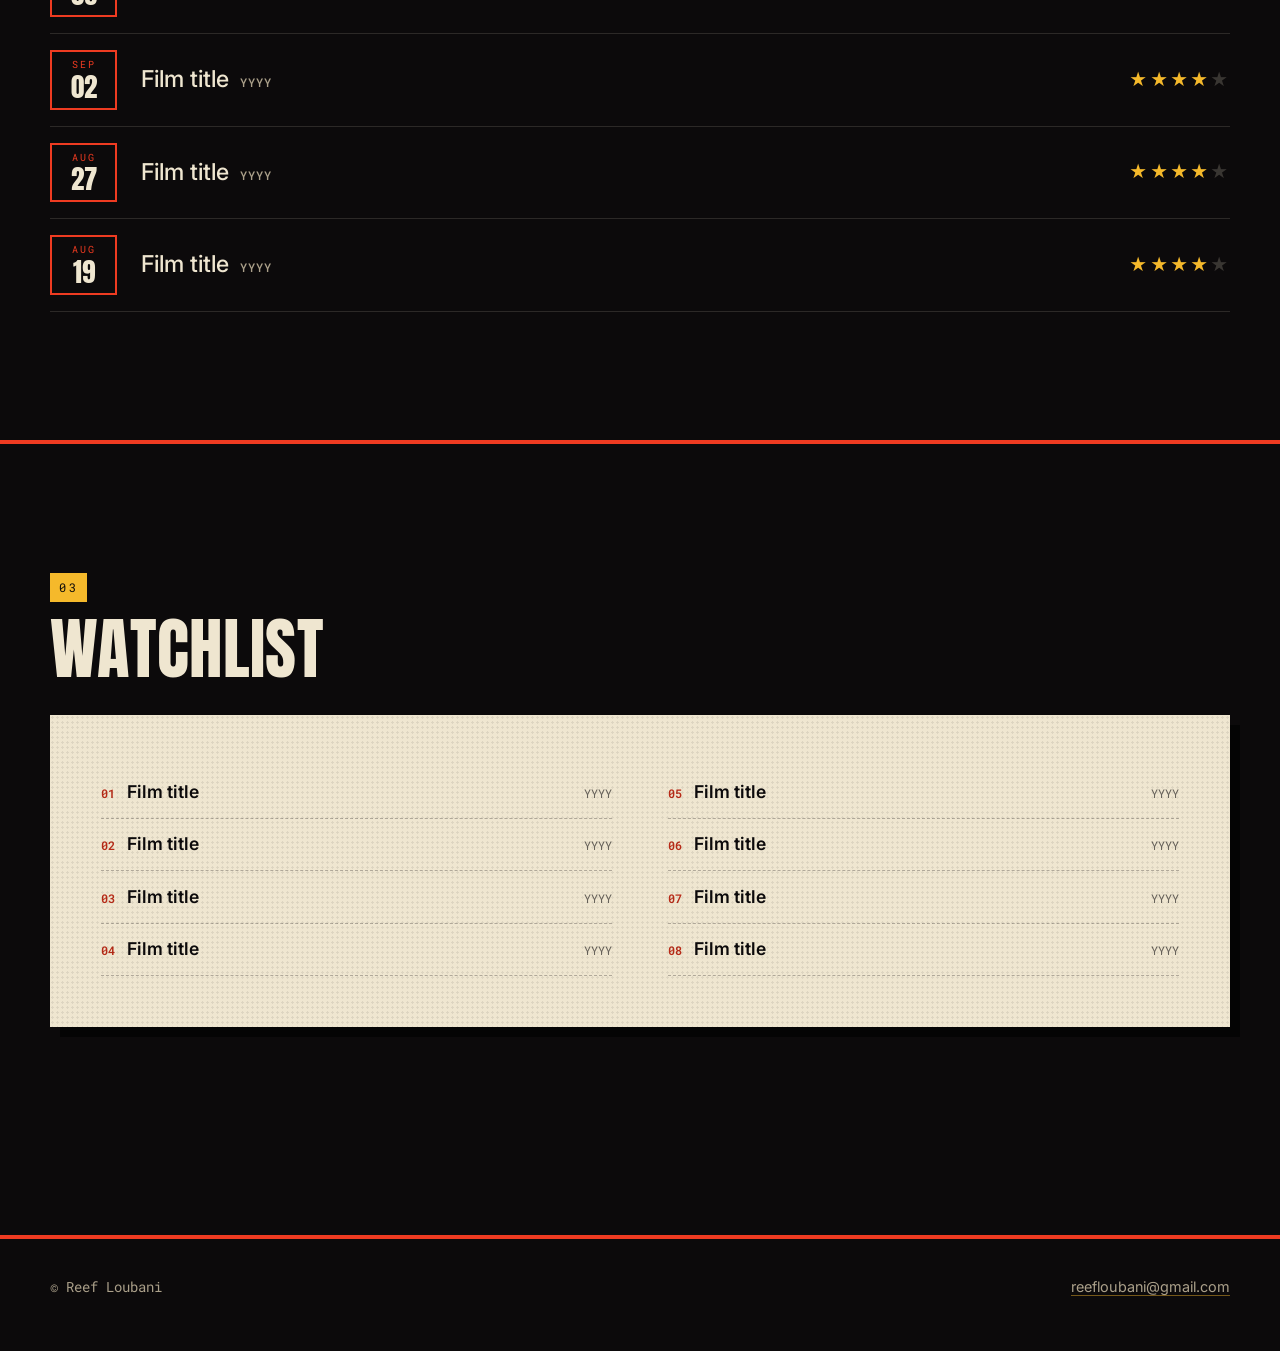
<file: movies.html>
<!doctype html>
<html lang="en">
<head>
<meta charset="utf-8">
<meta name="viewport" content="width=device-width, initial-scale=1">

<title>Movies — Reef Loubani</title>
<meta name="description" content="Reef Loubani's all-time favourite films, what he's watched recently, and what's on the watchlist.">
<link rel="canonical" href="https://reefloubani.com/movies.html">

<meta property="og:type" content="website">
<meta property="og:title" content="Movies — Reef Loubani">
<meta property="og:description" content="All-time favourites, recently watched, and the watchlist.">
<meta property="og:url" content="https://reefloubani.com/movies.html">
<meta property="og:image" content="https://reefloubani.com/media/og-image.png">
<meta name="twitter:card" content="summary_large_image">

<link rel="icon" href="favicon.svg" type="image/svg+xml">
<link rel="manifest" href="site.webmanifest">
<meta name="theme-color" content="#0E1116">

<link rel="preconnect" href="https://fonts.googleapis.com">
<link rel="preconnect" href="https://fonts.gstatic.com" crossorigin>
<link rel="stylesheet" href="https://fonts.googleapis.com/css2?family=Anton&family=Inter:wght@400..600&family=Roboto+Mono:wght@400..600&display=swap">

<link rel="stylesheet" href="styles/tokens.css">
<link rel="stylesheet" href="styles/base.css">
<link rel="stylesheet" href="styles/components.css">
<link rel="stylesheet" href="styles/pages.css">
<script type="module" src="scripts/main.js"></script>
</head>
<body>
<a class="skip-link" href="#main">Skip to content</a>

<header class="cluster">
  <div class="cluster__inner">
    <a class="cluster__mark" href="index.html">RL</a>
    <a class="cluster__back" href="index.html#interests"><span aria-hidden="true">&larr;</span> Back to interests</a>
  </div>
</header>

<main id="main">
  <section class="wrap section section--intro" aria-labelledby="movies-heading">
    <div class="section-head">
      <span class="section-head__eyebrow">Watched</span>
      <h1 id="movies-heading">Movies</h1>
      <!-- REPLACE: an intro in your own words. -->
      <p class="section-head__lede">
        210 and counting. The ones I&rsquo;d defend to anyone, the ones I just saw,
        and the ones I keep meaning to get to.
      </p>
    </div>
  </section>

  <!-- ===== ALL-TIME FAVOURITES ============================================
       A poster wall: title and year under each one.
       Posters live in media/posters/ at about 420px wide — they're shown at
       up to ~210px, so that covers a 2x screen.
       The poster's alt is empty on purpose: the title sits right beside it,
       so describing the image would just make a screen reader say it twice.
       ====================================================================== -->
  <section class="wrap section section--flush-top" aria-labelledby="favs-heading">
    <div class="section-head">
      <span class="section-head__eyebrow">01</span>
      <h2 id="favs-heading">All-time favourites</h2>
    </div>
    <ul class="favs">
      <li class="fav reveal">
        <div class="fav__poster" style="--rot:-2.4deg;">
          <img src="media/posters/spider-verse.jpg" alt="" width="420" height="624" loading="lazy" decoding="async">
        </div>
        <div class="fav__text">
          <h3 class="fav__title">Spider-Man: Across the Spider-Verse</h3>
          <span class="fav__year">2023</span>
        </div>
      </li>
      <li class="fav reveal">
        <div class="fav__poster" style="--rot:1.8deg;">
          <img src="media/posters/dead-poets-society.jpg" alt="" width="327" height="475" loading="lazy" decoding="async">
        </div>
        <div class="fav__text">
          <h3 class="fav__title">Dead Poets Society</h3>
          <span class="fav__year">1989</span>
        </div>
      </li>
      <li class="fav reveal">
        <div class="fav__poster" style="--rot:-1.4deg;">
          <img src="media/posters/12-angry-men.jpg" alt="" width="420" height="630" loading="lazy" decoding="async">
        </div>
        <div class="fav__text">
          <h3 class="fav__title">12 Angry Men</h3>
          <span class="fav__year">1957</span>
        </div>
      </li>
      <li class="fav reveal">
        <div class="fav__poster" style="--rot:2.2deg;">
          <img src="media/posters/iron-man.jpg" alt="" width="420" height="621" loading="lazy" decoding="async">
        </div>
        <div class="fav__text">
          <h3 class="fav__title">Iron Man</h3>
          <span class="fav__year">2008</span>
        </div>
      </li>
      <li class="fav reveal">
        <div class="fav__poster" style="--rot:-1.8deg;">
          <img src="media/posters/donnie-brasco.jpg" alt="" width="330" height="475" loading="lazy" decoding="async">
        </div>
        <div class="fav__text">
          <h3 class="fav__title">Donnie Brasco</h3>
          <span class="fav__year">1997</span>
        </div>
      </li>
      <li class="fav reveal">
        <div class="fav__poster" style="--rot:1.4deg;">
          <img src="media/posters/12-monkeys.jpg" alt="" width="420" height="625" loading="lazy" decoding="async">
        </div>
        <div class="fav__text">
          <h3 class="fav__title">12 Monkeys</h3>
          <span class="fav__year">1995</span>
        </div>
      </li>
    </ul>
  </section>

  <hr class="rule">

  <!-- ===== RECENTLY WATCHED ==============================================
       A diary, newest first. Keep the datetime attribute in YYYY-MM-DD so
       browsers and search engines read the date correctly.
       Rating: five &#9733; characters, with the ones not earned wrapped in
       <span class="diary__off"> so they print dim. Update aria-label to match.
       ====================================================================== -->
  <section class="wrap section" aria-labelledby="recent-heading">
    <div class="section-head">
      <span class="section-head__eyebrow">02</span>
      <h2 id="recent-heading">Recently watched</h2>
    </div>
    <ol class="diary">
        <li class="diary__row reveal">
          <time class="diary__date" datetime="2026-09-14"><span class="diary__mon">Sep</span><span class="diary__day">14</span></time>
          <span class="diary__title">Film title <span class="diary__year">YYYY</span></span>
          <span class="diary__rating" role="img" aria-label="Rated 4 out of 5">&#9733;&#9733;&#9733;&#9733;<span class="diary__off">&#9733;</span></span>
        </li>
        <li class="diary__row reveal">
          <time class="diary__date" datetime="2026-09-09"><span class="diary__mon">Sep</span><span class="diary__day">09</span></time>
          <span class="diary__title">Film title <span class="diary__year">YYYY</span></span>
          <span class="diary__rating" role="img" aria-label="Rated 4 out of 5">&#9733;&#9733;&#9733;&#9733;<span class="diary__off">&#9733;</span></span>
        </li>
        <li class="diary__row reveal">
          <time class="diary__date" datetime="2026-09-02"><span class="diary__mon">Sep</span><span class="diary__day">02</span></time>
          <span class="diary__title">Film title <span class="diary__year">YYYY</span></span>
          <span class="diary__rating" role="img" aria-label="Rated 4 out of 5">&#9733;&#9733;&#9733;&#9733;<span class="diary__off">&#9733;</span></span>
        </li>
        <li class="diary__row reveal">
          <time class="diary__date" datetime="2026-08-27"><span class="diary__mon">Aug</span><span class="diary__day">27</span></time>
          <span class="diary__title">Film title <span class="diary__year">YYYY</span></span>
          <span class="diary__rating" role="img" aria-label="Rated 4 out of 5">&#9733;&#9733;&#9733;&#9733;<span class="diary__off">&#9733;</span></span>
        </li>
        <li class="diary__row reveal">
          <time class="diary__date" datetime="2026-08-19"><span class="diary__mon">Aug</span><span class="diary__day">19</span></time>
          <span class="diary__title">Film title <span class="diary__year">YYYY</span></span>
          <span class="diary__rating" role="img" aria-label="Rated 4 out of 5">&#9733;&#9733;&#9733;&#9733;<span class="diary__off">&#9733;</span></span>
        </li>
    </ol>
  </section>

  <hr class="rule">

  <!-- ===== WATCHLIST =====================================================
       Printed on cream, like a list pinned to the fridge.
       ====================================================================== -->
  <section class="wrap section" aria-labelledby="watch-heading">
    <div class="section-head">
      <span class="section-head__eyebrow">03</span>
      <h2 id="watch-heading">Watchlist</h2>
    </div>
    <div class="paperlist reveal">
      <ol class="paperlist__list">
          <li class="paperlist__item"><span class="paperlist__num">01</span><span class="paperlist__name">Film title</span><span class="paperlist__meta">YYYY</span></li>
          <li class="paperlist__item"><span class="paperlist__num">02</span><span class="paperlist__name">Film title</span><span class="paperlist__meta">YYYY</span></li>
          <li class="paperlist__item"><span class="paperlist__num">03</span><span class="paperlist__name">Film title</span><span class="paperlist__meta">YYYY</span></li>
          <li class="paperlist__item"><span class="paperlist__num">04</span><span class="paperlist__name">Film title</span><span class="paperlist__meta">YYYY</span></li>
          <li class="paperlist__item"><span class="paperlist__num">05</span><span class="paperlist__name">Film title</span><span class="paperlist__meta">YYYY</span></li>
          <li class="paperlist__item"><span class="paperlist__num">06</span><span class="paperlist__name">Film title</span><span class="paperlist__meta">YYYY</span></li>
          <li class="paperlist__item"><span class="paperlist__num">07</span><span class="paperlist__name">Film title</span><span class="paperlist__meta">YYYY</span></li>
          <li class="paperlist__item"><span class="paperlist__num">08</span><span class="paperlist__name">Film title</span><span class="paperlist__meta">YYYY</span></li>
      </ol>
    </div>
  </section>
</main>

<footer class="foot">
  <div class="wrap foot__inner">
    <p class="mono">&copy; Reef Loubani</p>
    <p><a href="mailto:reefloubani@gmail.com">reefloubani@gmail.com</a></p>
  </div>
</footer>

</body>
</html>
</file>
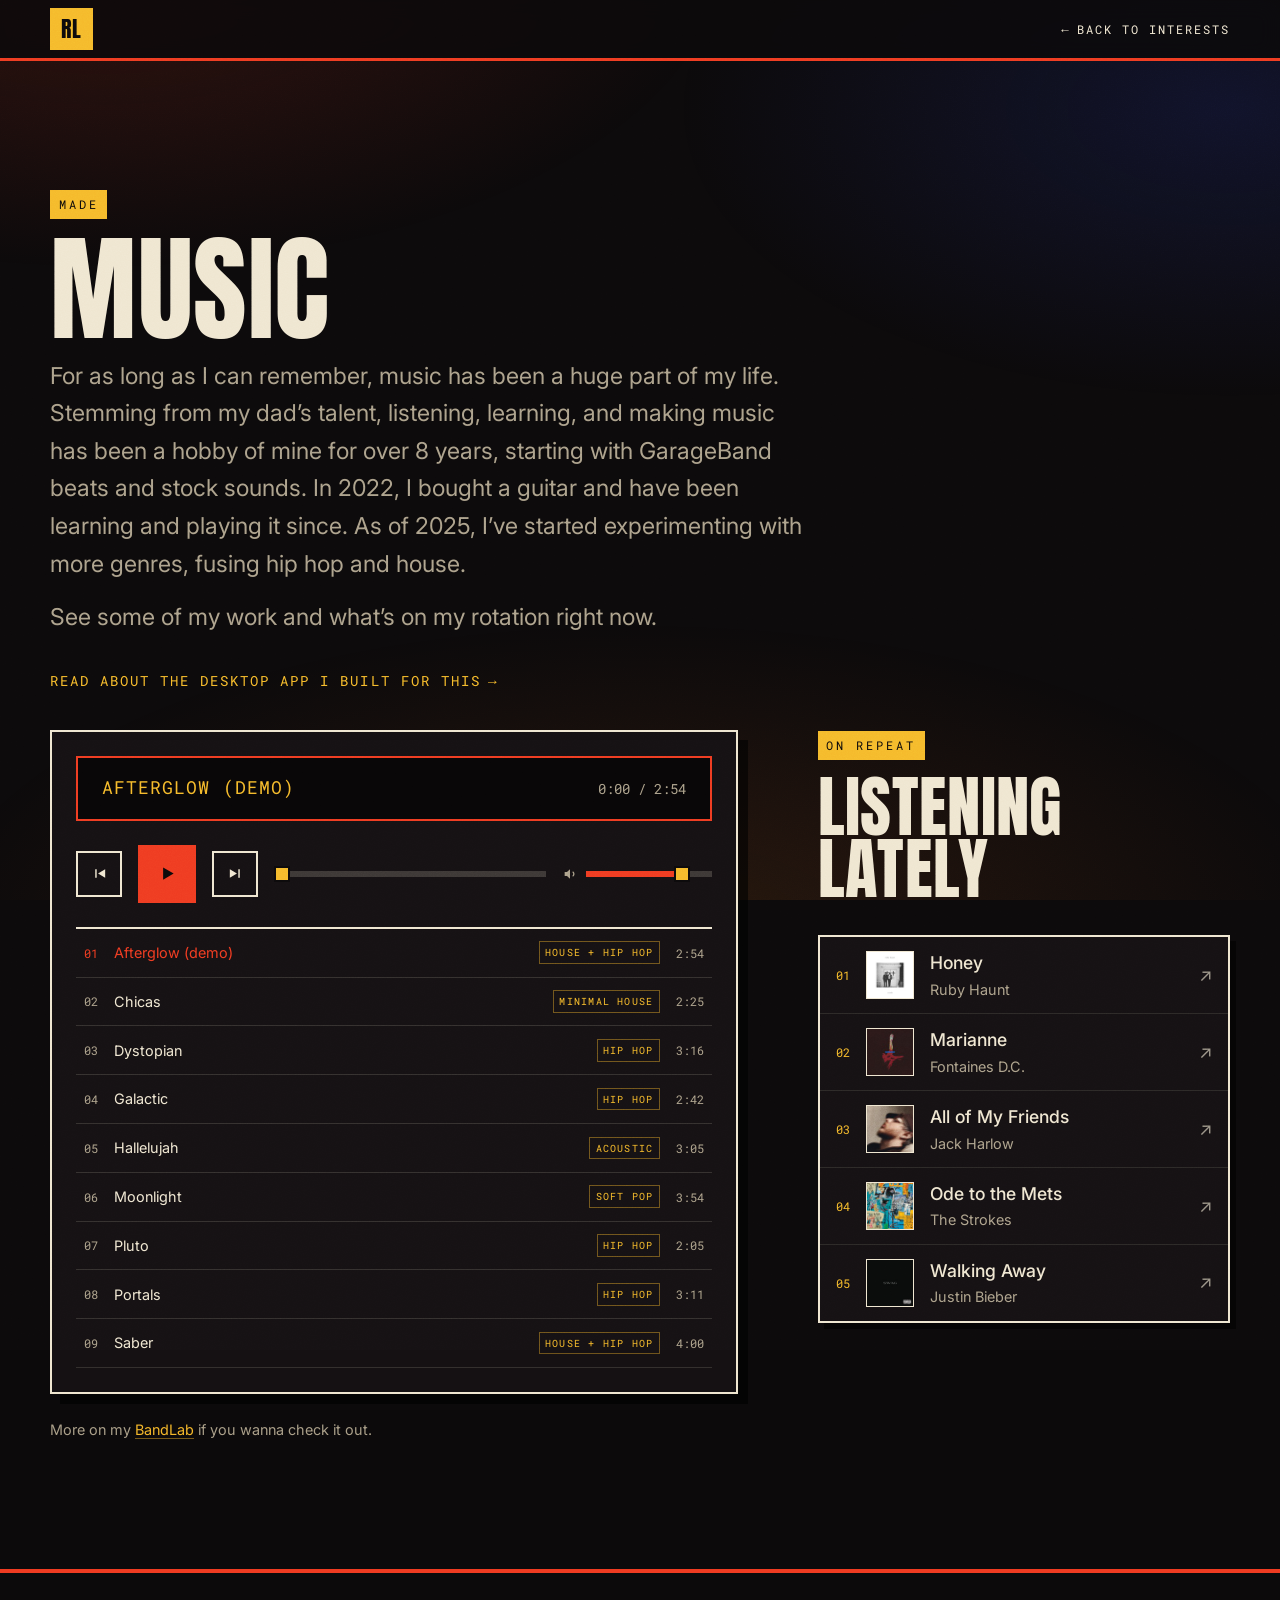
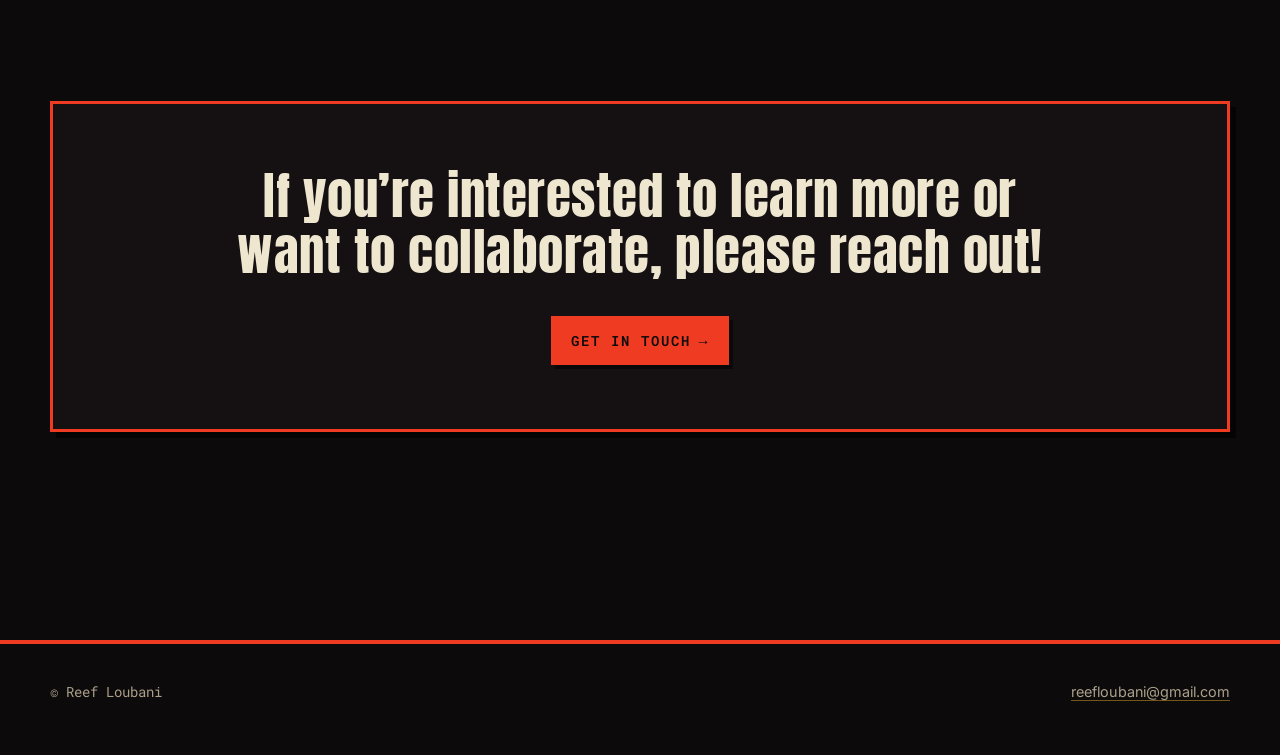
<file: music.html>
<!doctype html>
<html lang="en">
<head>
<meta charset="utf-8">
<meta name="viewport" content="width=device-width, initial-scale=1">

<title>Music — Reef Loubani</title>
<meta name="description" content="Beats and instrumentals produced by Reef Loubani, plus the tracks he has on repeat right now.">
<link rel="canonical" href="https://reefloubani.com/music.html">

<meta property="og:type" content="website">
<meta property="og:title" content="Music — Reef Loubani">
<meta property="og:description" content="Beats and instrumentals, plus what's on repeat.">
<meta property="og:url" content="https://reefloubani.com/music.html">
<meta property="og:image" content="https://reefloubani.com/media/og-image.png">
<meta name="twitter:card" content="summary_large_image">

<link rel="icon" href="favicon.svg" type="image/svg+xml">
<link rel="manifest" href="site.webmanifest">
<meta name="theme-color" content="#0E1116">

<link rel="preconnect" href="https://fonts.googleapis.com">
<link rel="preconnect" href="https://fonts.gstatic.com" crossorigin>
<link rel="stylesheet" href="https://fonts.googleapis.com/css2?family=Anton&family=Inter:wght@400..600&family=Roboto+Mono:wght@400..600&display=swap">

<link rel="stylesheet" href="styles/tokens.css">
<link rel="stylesheet" href="styles/base.css">
<link rel="stylesheet" href="styles/components.css">
<link rel="stylesheet" href="styles/pages.css">
<script type="module" src="scripts/main.js"></script>
</head>
<body>
<a class="skip-link" href="#main">Skip to content</a>

<header class="cluster">
  <div class="cluster__inner">
    <a class="cluster__mark" href="index.html">RL</a>
    <a class="cluster__back" href="index.html#interests"><span aria-hidden="true">&larr;</span> Back to interests</a>
  </div>
</header>

<main id="main">
  <section class="wrap section" aria-labelledby="music-heading">
    <div class="section-head">
      <span class="section-head__eyebrow">Made</span>
      <h1 id="music-heading">Music</h1>
      <p class="section-head__lede">
        For as long as I can remember, music has been a huge part of my life. Stemming from
        my dad&rsquo;s talent, listening, learning, and making music has been a hobby of mine for
        over 8 years, starting with GarageBand beats and stock sounds. In 2022, I bought a
        guitar and have been learning and playing it since. As of 2025, I&rsquo;ve started
        experimenting with more genres, fusing hip hop and house.
      </p>
      <p class="section-head__lede">See some of my work and what&rsquo;s on my rotation right now.</p>
      <p><a class="link-arrow" href="project-music-manager.html">Read about the desktop app I built for this <span aria-hidden="true">&rarr;</span></a></p>
    </div>

    <div class="music-split">
      <div>

        <!-- ===== THE DECK ===============================================
             The playlist below is a list of ordinary links to mp3 files.
             With JavaScript off they are working download links; with it on
             they become an in-page playlist.

             TO ADD A TRACK: drop the file into /audio and copy one <li>.
             Keep this to about five tracks so the repo stays small — use
             128 to 192 kbps mp3, under roughly 4 MB each.
             ============================================================== -->
        <div class="deck" data-player>
          <h2 class="vh">Track player</h2>

          <div class="deck__lcd">
            <span class="deck__now" data-now aria-live="polite">&mdash;</span>
            <span class="deck__time">
              <span data-elapsed>0:00</span> / <span data-duration>0:00</span>
            </span>
          </div>

          <div class="deck__controls">
            <button type="button" class="deck__btn" data-prev aria-label="Previous track">
              <svg viewBox="0 0 24 24" aria-hidden="true"><path d="M6 6h2v12H6zM20 6l-10 6 10 6z"/></svg>
            </button>

            <button type="button" class="deck__btn deck__btn--play" data-toggle aria-label="Play">
              <svg viewBox="0 0 24 24" aria-hidden="true" data-icon-play><path d="M7 5l12 7-12 7z"/></svg>
              <svg viewBox="0 0 24 24" aria-hidden="true" data-icon-pause><path d="M7 5h3.5v14H7zM13.5 5H17v14h-3.5z"/></svg>
            </button>

            <button type="button" class="deck__btn" data-next aria-label="Next track">
              <svg viewBox="0 0 24 24" aria-hidden="true"><path d="M16 6h2v12h-2zM4 6l10 6-10 6z"/></svg>
            </button>

            <input class="deck__scrub" type="range" data-scrub min="0" max="100" step="0.1" value="0" aria-label="Seek within track">
            <span class="deck__vol-group">
              <svg viewBox="0 0 24 24" aria-hidden="true"><path d="M4 9h3.5L12 5v14l-4.5-4H4zm12.5-1.2a5 5 0 0 1 0 8.4l-1-1.7a3 3 0 0 0 0-5z"/></svg>
              <input class="deck__vol" type="range" data-vol min="0" max="1" step="0.01" value="0.8" aria-label="Volume">
            </span>
          </div>

          <ol class="deck__list">
            <li>
              <a class="deck__track" href="audio/afterglow-demo.m4a" data-track data-title="Afterglow (demo)" data-duration="2:54">
                <span class="deck__track-num">01</span>
                <span class="deck__track-title">Afterglow (demo)</span>
                <span class="deck__track-genre">House + hip hop</span>
                <span class="deck__track-time">2:54</span>
              </a>
            </li>
            <li>
              <a class="deck__track" href="audio/chicas.m4a" data-track data-title="Chicas" data-duration="2:25">
                <span class="deck__track-num">02</span>
                <span class="deck__track-title">Chicas</span>
                <span class="deck__track-genre">Minimal house</span>
                <span class="deck__track-time">2:25</span>
              </a>
            </li>
            <li>
              <a class="deck__track" href="audio/dystopian.mp3" data-track data-title="Dystopian" data-duration="3:16">
                <span class="deck__track-num">03</span>
                <span class="deck__track-title">Dystopian</span>
                <span class="deck__track-genre">Hip hop</span>
                <span class="deck__track-time">3:16</span>
              </a>
            </li>
            <li>
              <a class="deck__track" href="audio/galactic.m4a" data-track data-title="Galactic" data-duration="2:42">
                <span class="deck__track-num">04</span>
                <span class="deck__track-title">Galactic</span>
                <span class="deck__track-genre">Hip hop</span>
                <span class="deck__track-time">2:42</span>
              </a>
            </li>
            <li>
              <a class="deck__track" href="audio/hallelujah.m4a" data-track data-title="Hallelujah" data-duration="3:05">
                <span class="deck__track-num">05</span>
                <span class="deck__track-title">Hallelujah</span>
                <span class="deck__track-genre">Acoustic</span>
                <span class="deck__track-time">3:05</span>
              </a>
            </li>
            <li>
              <a class="deck__track" href="audio/moonlight.m4a" data-track data-title="Moonlight" data-duration="3:54">
                <span class="deck__track-num">06</span>
                <span class="deck__track-title">Moonlight</span>
                <span class="deck__track-genre">Soft pop</span>
                <span class="deck__track-time">3:54</span>
              </a>
            </li>
            <li>
              <a class="deck__track" href="audio/pluto.m4a" data-track data-title="Pluto" data-duration="2:05">
                <span class="deck__track-num">07</span>
                <span class="deck__track-title">Pluto</span>
                <span class="deck__track-genre">Hip hop</span>
                <span class="deck__track-time">2:05</span>
              </a>
            </li>
            <li>
              <a class="deck__track" href="audio/portals.m4a" data-track data-title="Portals" data-duration="3:11">
                <span class="deck__track-num">08</span>
                <span class="deck__track-title">Portals</span>
                <span class="deck__track-genre">Hip hop</span>
                <span class="deck__track-time">3:11</span>
              </a>
            </li>
            <li>
              <a class="deck__track" href="audio/saber.m4a" data-track data-title="Saber" data-duration="4:00">
                <span class="deck__track-num">09</span>
                <span class="deck__track-title">Saber</span>
                <span class="deck__track-genre">House + hip hop</span>
                <span class="deck__track-time">4:00</span>
              </a>
            </li>
          </ol>

          <p class="deck__empty" data-empty hidden>
            No tracks yet. Drop audio files into the <span class="mono">/audio</span> folder and add them to the list above.
          </p>

          <audio data-audio preload="none"></audio>
        </div>

        <p class="deck__more">
          More on my <a href="https://www.bandlab.com/madebyreef" target="_blank" rel="noopener">BandLab</a>
          if you wanna check it out.
        </p>

      </div>

      <!-- ===== WHAT I'M LISTENING TO =====================================
           A hand-kept list. Not the Spotify API — you edit this yourself.
           TO ADD: copy one <li class="spin">, change the text and the image.
           Cover art: about 96x96, saved into media/listening/.
           ================================================================= -->
      <aside aria-labelledby="spins-heading">
        <div class="section-head">
          <span class="section-head__eyebrow">On repeat</span>
          <h2 id="spins-heading">Listening lately</h2>
        </div>

        <!-- Each row links out to Spotify. These are other artists' recordings,
             so they are NOT hosted here — only the dock on the home page plays
             audio, and that plays Reef's own tracks.
             Each row opens the track on YouTube in a new tab — no account needed,
             unlike Spotify. -->
        <ul class="spins reveal">
          <li class="spin">
            <a class="spin__link" href="https://www.youtube.com/watch?v=EL2yaFpRhnQ" target="_blank" rel="noopener">
              <span class="spin__num">01</span>
              <img class="spin__art" src="media/listening/honey.jpg" alt="" width="96" height="96" loading="lazy" decoding="async">
              <span class="spin__text">
                <span class="spin__track">Honey</span>
                <span class="spin__artist">Ruby Haunt</span>
              </span>
              <span class="spin__out" aria-hidden="true">&#8599;</span>
              <span class="vh">Open Honey by Ruby Haunt on YouTube (opens in a new tab)</span>
            </a>
          </li>
          <li class="spin">
            <a class="spin__link" href="https://www.youtube.com/watch?v=lWNxWy012Ro" target="_blank" rel="noopener">
              <span class="spin__num">02</span>
              <img class="spin__art" src="media/listening/marianne.jpg" alt="" width="96" height="96" loading="lazy" decoding="async">
              <span class="spin__text">
                <span class="spin__track">Marianne</span>
                <span class="spin__artist">Fontaines D.C.</span>
              </span>
              <span class="spin__out" aria-hidden="true">&#8599;</span>
              <span class="vh">Open Marianne by Fontaines D.C. on YouTube (opens in a new tab)</span>
            </a>
          </li>
          <li class="spin">
            <a class="spin__link" href="https://www.youtube.com/watch?v=A_nto6Nn84g" target="_blank" rel="noopener">
              <span class="spin__num">03</span>
              <img class="spin__art" src="media/listening/all-of-my-friends.jpg" alt="" width="96" height="96" loading="lazy" decoding="async">
              <span class="spin__text">
                <span class="spin__track">All of My Friends</span>
                <span class="spin__artist">Jack Harlow</span>
              </span>
              <span class="spin__out" aria-hidden="true">&#8599;</span>
              <span class="vh">Open All of My Friends by Jack Harlow on YouTube (opens in a new tab)</span>
            </a>
          </li>
          <li class="spin">
            <a class="spin__link" href="https://www.youtube.com/watch?v=LNq4xox99HY" target="_blank" rel="noopener">
              <span class="spin__num">04</span>
              <img class="spin__art" src="media/listening/ode-to-the-mets.jpg" alt="" width="96" height="96" loading="lazy" decoding="async">
              <span class="spin__text">
                <span class="spin__track">Ode to the Mets</span>
                <span class="spin__artist">The Strokes</span>
              </span>
              <span class="spin__out" aria-hidden="true">&#8599;</span>
              <span class="vh">Open Ode to the Mets by The Strokes on YouTube (opens in a new tab)</span>
            </a>
          </li>
          <li class="spin">
            <a class="spin__link" href="https://www.youtube.com/watch?v=sbF2O_LOyyQ" target="_blank" rel="noopener">
              <span class="spin__num">05</span>
              <img class="spin__art" src="media/listening/walking-away.jpg" alt="" width="96" height="96" loading="lazy" decoding="async">
              <span class="spin__text">
                <span class="spin__track">Walking Away</span>
                <span class="spin__artist">Justin Bieber</span>
              </span>
              <span class="spin__out" aria-hidden="true">&#8599;</span>
              <span class="vh">Open Walking Away by Justin Bieber on YouTube (opens in a new tab)</span>
            </a>
          </li>
        </ul>
      </aside>
    </div>
  </section>


  <hr class="rule">

  <section class="wrap section" aria-labelledby="reach-out-heading">
    <div class="callout reveal">
      <h2 id="reach-out-heading">If you&rsquo;re interested to learn more or want to collaborate, please reach out!</h2>
      <a class="btn btn--primary" href="index.html#contact">Get in touch <span aria-hidden="true">&rarr;</span></a>
    </div>
  </section>
</main>

<footer class="foot">
  <div class="wrap foot__inner">
    <p class="mono">&copy; Reef Loubani</p>
    <p><a href="index.html#contact">reefloubani@gmail.com</a></p>
  </div>
</footer>

</body>
</html>
</file>
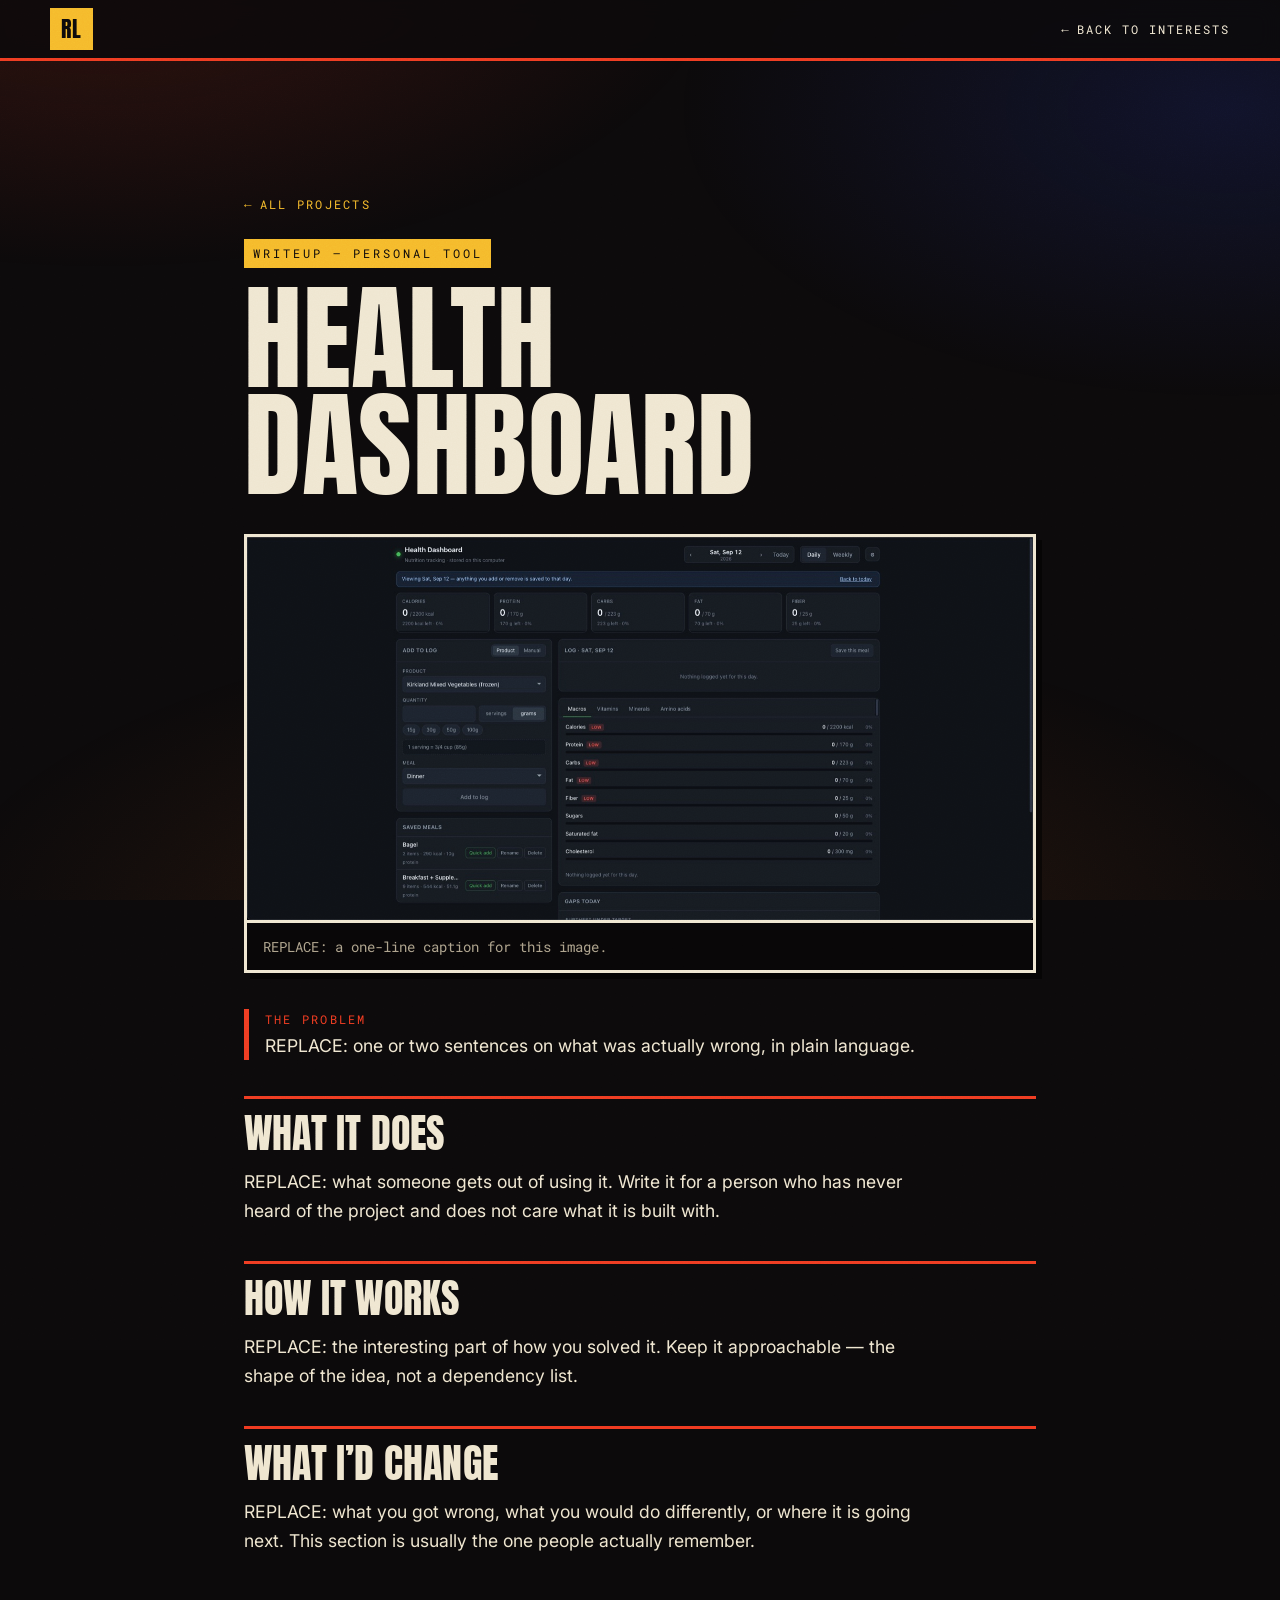
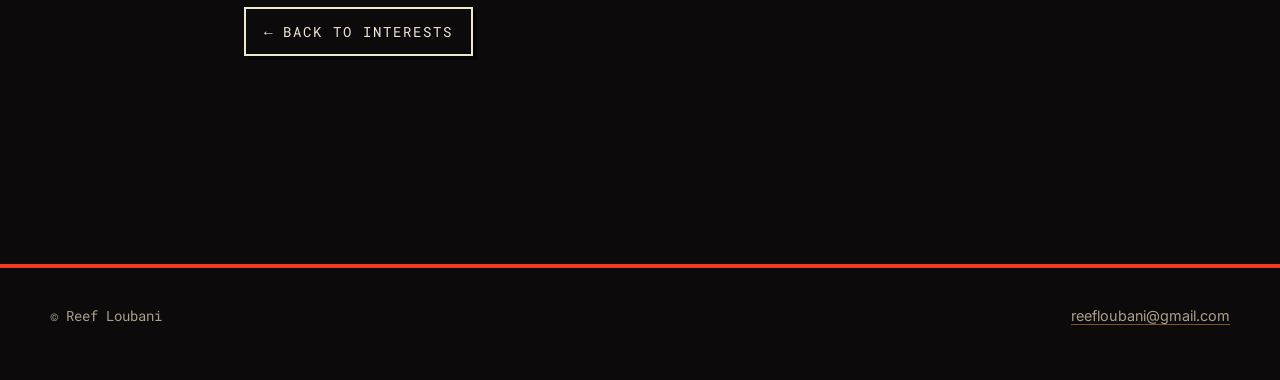
<file: project-health-dashboard.html>
<!doctype html>
<html lang="en">
<head>
<meta charset="utf-8">
<meta name="viewport" content="width=device-width, initial-scale=1">

<title>Health Dashboard — Reef Loubani</title>
<meta name="description" content="How and why Reef Loubani built a personal dashboard for tracking meals, supplements and nutrition.">
<link rel="canonical" href="https://reefloubani.com/project-health-dashboard.html">

<meta property="og:type" content="article">
<meta property="og:title" content="Health Dashboard — Reef Loubani">
<meta property="og:description" content="How and why Reef Loubani built a personal dashboard for tracking meals, supplements and nutrition.">
<meta property="og:url" content="https://reefloubani.com/project-health-dashboard.html">
<meta property="og:image" content="https://reefloubani.com/media/og-image.png">
<meta name="twitter:card" content="summary_large_image">

<link rel="icon" href="favicon.svg" type="image/svg+xml">
<link rel="manifest" href="site.webmanifest">
<meta name="theme-color" content="#0E1116">

<link rel="preconnect" href="https://fonts.googleapis.com">
<link rel="preconnect" href="https://fonts.gstatic.com" crossorigin>
<link rel="stylesheet" href="https://fonts.googleapis.com/css2?family=Anton&family=Inter:wght@400..600&family=Roboto+Mono:wght@400..600&display=swap">

<link rel="stylesheet" href="styles/tokens.css">
<link rel="stylesheet" href="styles/base.css">
<link rel="stylesheet" href="styles/components.css">
<link rel="stylesheet" href="styles/pages.css">
<script type="module" src="scripts/main.js"></script>
</head>
<body>
<a class="skip-link" href="#main">Skip to content</a>

<header class="cluster">
  <div class="cluster__inner">
    <a class="cluster__mark" href="index.html">RL</a>
    <a class="cluster__back" href="index.html#interests"><span aria-hidden="true">&larr;</span> Back to interests</a>
  </div>
</header>

<main id="main">
  <article class="wrap section writeup" aria-labelledby="writeup-heading">

    <a class="writeup__back" href="index.html#interests"><span aria-hidden="true">&larr;</span> All projects</a>

    <div class="section-head">
      <span class="section-head__eyebrow">Writeup — Personal tool</span>
      <h1 id="writeup-heading">Health Dashboard</h1>
    </div>

    <figure class="writeup__figure">
      <img src="media/shots/health-dashboard.jpg" alt="The health dashboard showing calorie, protein, carb, fat and fibre targets alongside a daily food log" width="1500" height="730" fetchpriority="high" decoding="async">
      <figcaption>REPLACE: a one-line caption for this image.</figcaption>
    </figure>

    <div class="problem">
      <span class="problem__label">The problem</span>
      <p>REPLACE: one or two sentences on what was actually wrong, in plain language.</p>
    </div>

    <div class="prose">
      <h2>What it does</h2>
      <p>REPLACE: what someone gets out of using it. Write it for a person who
        has never heard of the project and does not care what it is built with.</p>

      <h2>How it works</h2>
      <p>REPLACE: the interesting part of how you solved it. Keep it approachable —
        the shape of the idea, not a dependency list.</p>

      <h2>What I&rsquo;d change</h2>
      <p>REPLACE: what you got wrong, what you would do differently, or where it
        is going next. This section is usually the one people actually remember.</p>
    </div>

    <a class="btn" href="index.html#interests"><span aria-hidden="true">&larr;</span> Back to interests</a>
  </article>
</main>

<footer class="foot">
  <div class="wrap foot__inner">
    <p class="mono">&copy; Reef Loubani</p>
    <p><a href="index.html#contact">reefloubani@gmail.com</a></p>
  </div>
</footer>

</body>
</html>
</file>
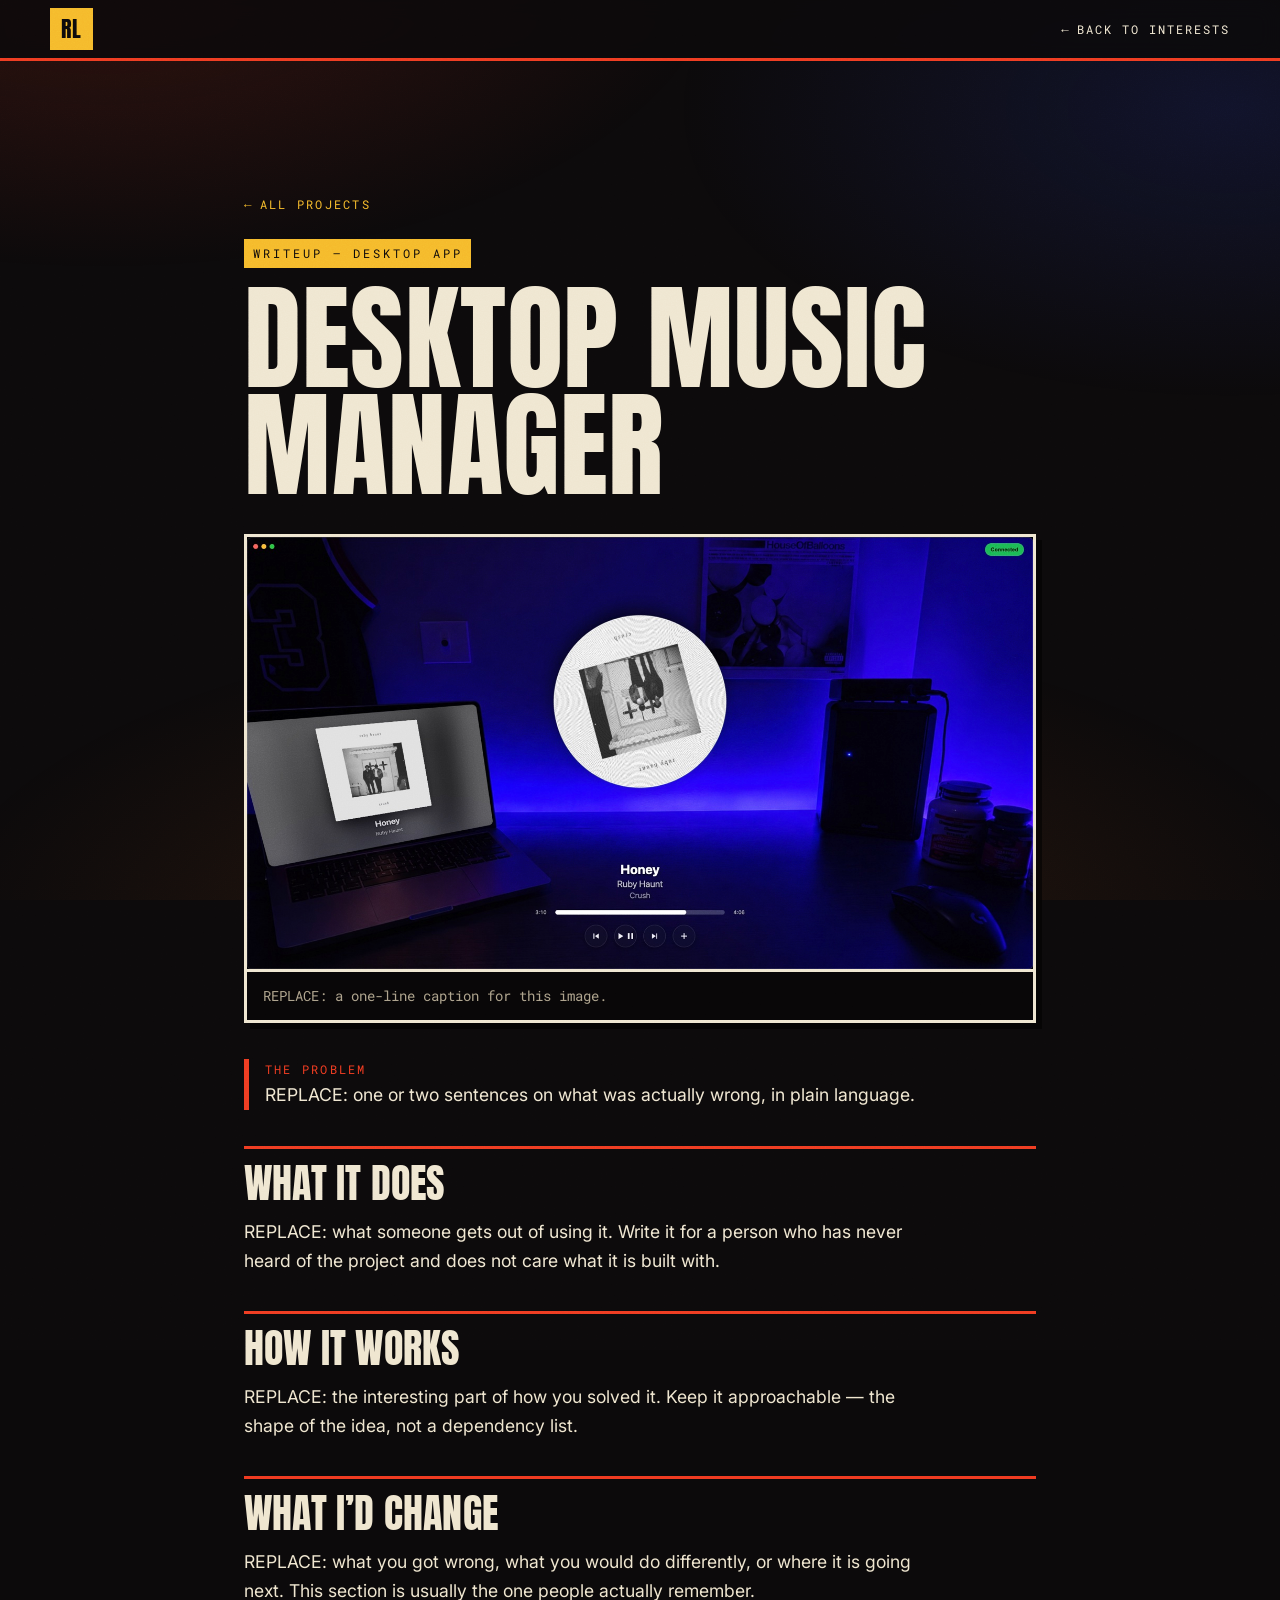
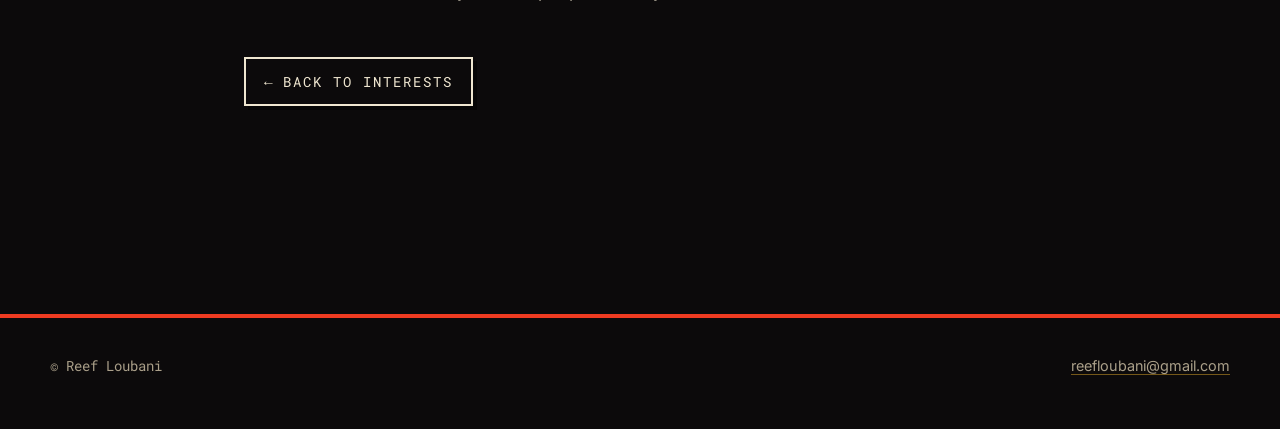
<file: project-music-manager.html>
<!doctype html>
<html lang="en">
<head>
<meta charset="utf-8">
<meta name="viewport" content="width=device-width, initial-scale=1">

<title>Desktop Music Manager — Reef Loubani</title>
<meta name="description" content="How and why Reef Loubani built a Spotify-connected desktop app for managing local music and playlists in one place.">
<link rel="canonical" href="https://reefloubani.com/project-music-manager.html">

<meta property="og:type" content="article">
<meta property="og:title" content="Desktop Music Manager — Reef Loubani">
<meta property="og:description" content="How and why Reef Loubani built a Spotify-connected desktop app for managing local music and playlists in one place.">
<meta property="og:url" content="https://reefloubani.com/project-music-manager.html">
<meta property="og:image" content="https://reefloubani.com/media/og-image.png">
<meta name="twitter:card" content="summary_large_image">

<link rel="icon" href="favicon.svg" type="image/svg+xml">
<link rel="manifest" href="site.webmanifest">
<meta name="theme-color" content="#0E1116">

<link rel="preconnect" href="https://fonts.googleapis.com">
<link rel="preconnect" href="https://fonts.gstatic.com" crossorigin>
<link rel="stylesheet" href="https://fonts.googleapis.com/css2?family=Anton&family=Inter:wght@400..600&family=Roboto+Mono:wght@400..600&display=swap">

<link rel="stylesheet" href="styles/tokens.css">
<link rel="stylesheet" href="styles/base.css">
<link rel="stylesheet" href="styles/components.css">
<link rel="stylesheet" href="styles/pages.css">
<script type="module" src="scripts/main.js"></script>
</head>
<body>
<a class="skip-link" href="#main">Skip to content</a>

<header class="cluster">
  <div class="cluster__inner">
    <a class="cluster__mark" href="index.html">RL</a>
    <a class="cluster__back" href="index.html#interests"><span aria-hidden="true">&larr;</span> Back to interests</a>
  </div>
</header>

<main id="main">
  <article class="wrap section writeup" aria-labelledby="writeup-heading">

    <a class="writeup__back" href="index.html#interests"><span aria-hidden="true">&larr;</span> All projects</a>

    <div class="section-head">
      <span class="section-head__eyebrow">Writeup — Desktop app</span>
      <h1 id="writeup-heading">Desktop Music Manager</h1>
    </div>

    <figure class="writeup__figure">
      <img src="media/shots/music-manager.jpg" alt="The desktop music manager playing Honey by Ruby Haunt, album art spinning as a record above the desk" width="1500" height="825" fetchpriority="high" decoding="async">
      <figcaption>REPLACE: a one-line caption for this image.</figcaption>
    </figure>

    <div class="problem">
      <span class="problem__label">The problem</span>
      <p>REPLACE: one or two sentences on what was actually wrong, in plain language.</p>
    </div>

    <div class="prose">
      <h2>What it does</h2>
      <p>REPLACE: what someone gets out of using it. Write it for a person who
        has never heard of the project and does not care what it is built with.</p>

      <h2>How it works</h2>
      <p>REPLACE: the interesting part of how you solved it. Keep it approachable —
        the shape of the idea, not a dependency list.</p>

      <h2>What I&rsquo;d change</h2>
      <p>REPLACE: what you got wrong, what you would do differently, or where it
        is going next. This section is usually the one people actually remember.</p>
    </div>

    <a class="btn" href="index.html#interests"><span aria-hidden="true">&larr;</span> Back to interests</a>
  </article>
</main>

<footer class="foot">
  <div class="wrap foot__inner">
    <p class="mono">&copy; Reef Loubani</p>
    <p><a href="index.html#contact">reefloubani@gmail.com</a></p>
  </div>
</footer>

</body>
</html>
</file>
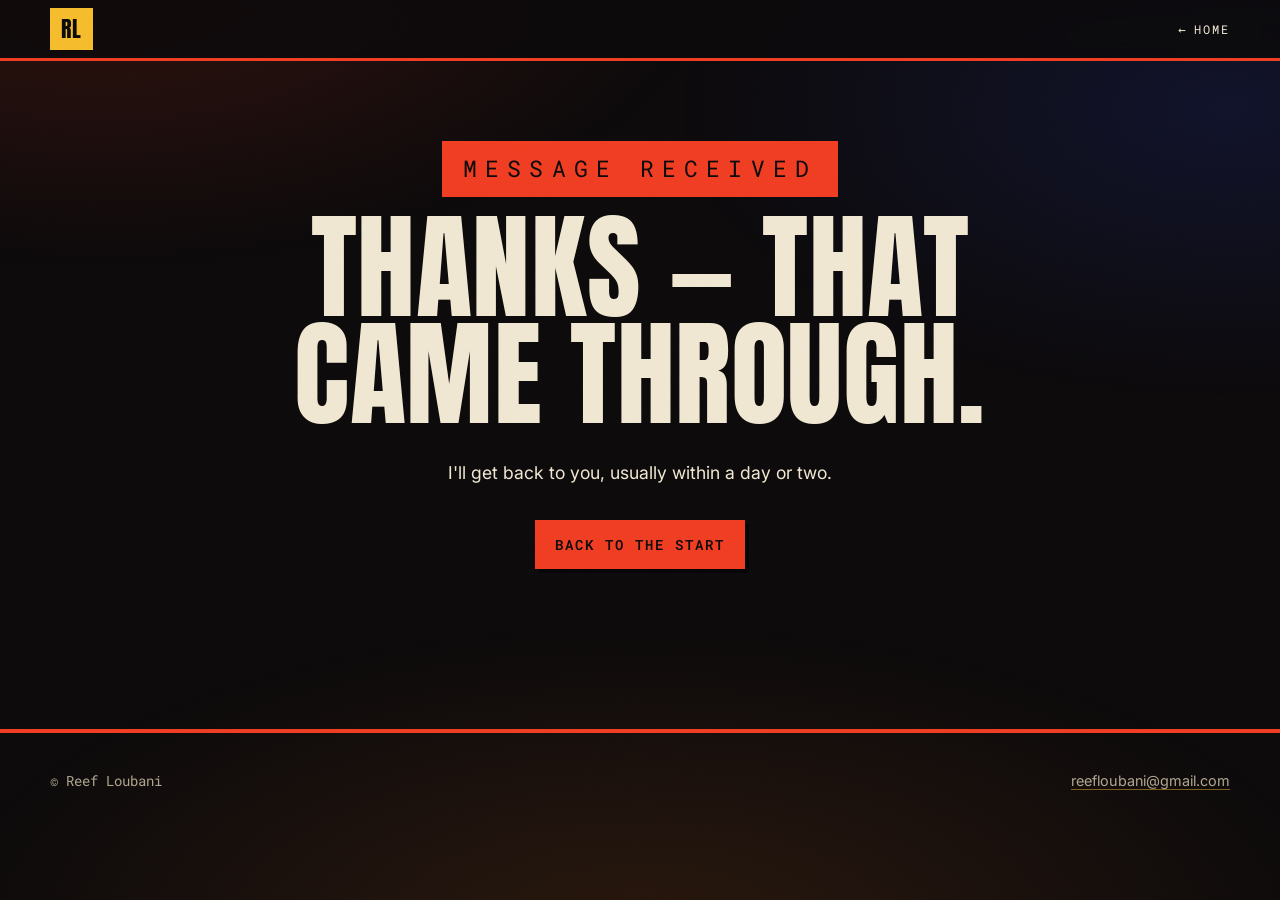
<file: thanks.html>
<!doctype html>
<html lang="en">
<head>
<meta charset="utf-8">
<meta name="viewport" content="width=device-width, initial-scale=1">
<title>Message sent — Reef Loubani</title>
<meta name="robots" content="noindex">
<link rel="icon" href="favicon.svg" type="image/svg+xml">
<meta name="theme-color" content="#0E1116">
<link rel="preconnect" href="https://fonts.googleapis.com">
<link rel="preconnect" href="https://fonts.gstatic.com" crossorigin>
<link rel="stylesheet" href="https://fonts.googleapis.com/css2?family=Anton&family=Inter:wght@400..600&family=Roboto+Mono:wght@400..600&display=swap">
<link rel="stylesheet" href="styles/tokens.css">
<link rel="stylesheet" href="styles/base.css">
<link rel="stylesheet" href="styles/components.css">
<link rel="stylesheet" href="styles/pages.css">
</head>
<body>
<a class="skip-link" href="#main">Skip to content</a>

<header class="cluster">
  <div class="cluster__inner">
    <a class="cluster__mark" href="index.html">RL</a>
    <a class="cluster__back" href="index.html"><span aria-hidden="true">&larr;</span> Home</a>
  </div>
</header>

<main id="main">
  <div class="wrap slab">
    <span class="slab__code">MESSAGE RECEIVED</span>
    <h1>Thanks — that came through.</h1>
    <p>I'll get back to you, usually within a day or two.</p>
    <a class="btn btn--primary" href="index.html">Back to the start</a>
  </div>
</main>

<footer class="foot">
  <div class="wrap foot__inner">
    <p class="mono">&copy; Reef Loubani</p>
    <p><a href="index.html#contact">reefloubani@gmail.com</a></p>
  </div>
</footer>
</body>
</html>
</file>
<file: styles/tokens.css>
/* ==========================================================================
   tokens.css — the whole design system lives here.
   Change a value in this file and it updates everywhere on the site.

   AESTHETIC: "Screenprint" — riso-print / gig-poster / zine.
   Pulled from the reference images: vermilion red dominating, cadmium
   orange and cream-yellow, near-black ink, with cobalt and teal as the
   cold counterpoint. Everything carries grain. Hard posterised edges
   against smooth glowing gradient ribbons.
   ========================================================================== */

:root {
  /* --- Ink & paper -------------------------------------------------------- */
  --ink:        #0C0A0B;   /* page ground — the black of the panther print */
  --ink-2:      #151113;   /* raised panels */
  --ink-3:      #080607;   /* recessed wells */
  --paper:      #EFE6D0;   /* cream newsprint — body text, light panels */
  --paper-dim:  #ABA08A;   /* captions, secondary text */

  /* --- The loud inks -----------------------------------------------------
     Vermilion is the signature. Orange and gold are its neighbours.
     Cobalt and teal are the only cold notes, used sparingly so the red
     keeps its force.
     ------------------------------------------------------------------- */
  --vermilion:  #EF3B21;   /* the dominant red */
  --vermilion-on-paper: #B82A17;  /* the red for text ON --paper. Plain
                                     --vermilion measures only 3.2:1 on cream;
                                     this measures 5.0:1. Red ink on paper
                                     prints darker than red lit on black anyway. */
  --orange:     #F4761E;   /* bar counter, gradient ribbons */
  --gold:       #F5B92B;   /* the Hendrix yellow */
  --cobalt:     #2F4BE8;   /* knight blue — FILLS AND BLOCKS ONLY, see below */
  --cobalt-lift:#7B90FF;   /* the text-safe cobalt */
  --teal:       #17827C;

  /* Measured contrast against --ink (#0C0A0B):
       --paper        15.9:1  anything
       --gold         11.2:1  anything
       --paper-dim     7.6:1  anything
       --orange        7.0:1  anything
       --cobalt-lift   6.8:1  anything
       --vermilion     5.0:1  anything
       --teal          4.3:1  large text, icons and fills
       --cobalt        3.1:1  FILLS AND BORDERS ONLY — never body text.
                              Use --cobalt-lift for type.

     One rule that is easy to get wrong: --paper on --vermilion is only
     3.2:1, which fails for text. Anything sitting ON a vermilion fill uses
     --ink instead, which measures 5.0:1. */

  /* --- Texture -----------------------------------------------------------
     Grain is the single strongest thread through every reference image.
     It is applied globally in base.css and layered per-surface here.
     ------------------------------------------------------------------- */
  --halftone: radial-gradient(circle at center, rgba(239,230,208,0.16) 1px, transparent 1.4px);
  --halftone-size: 5px 5px;

  --ribbon: conic-gradient(from 210deg at 30% 20%,
    var(--orange), var(--vermilion) 18%, var(--ink) 38%,
    var(--teal) 58%, var(--cobalt) 72%, var(--vermilion) 88%, var(--orange));

  --edge:       rgba(239,230,208,0.16);
  --edge-loud:  rgba(239,59,33,0.55);

  --shadow-print: 6px 6px 0 rgba(0,0,0,0.55);
  --shadow-lift:  10px 10px 0 rgba(0,0,0,0.6);

  /* --- Type --------------------------------------------------------------
     Anton is a poster face: one weight, very condensed, built to be set
     huge. Inter carries the reading. Roboto Mono handles the zine
     furniture — numbers, labels, barcodes, captions.
     ------------------------------------------------------------------- */
  --font-display: 'Anton', 'Arial Narrow', Impact, sans-serif;
  --font-body:    'Inter', -apple-system, BlinkMacSystemFont, 'Segoe UI', Roboto, sans-serif;
  --font-mono:    'Roboto Mono', ui-monospace, SFMono-Regular, Menlo, monospace;

  /* Poster type wants a wider range than a normal site. */
  --step--2: clamp(0.72rem, 0.70rem + 0.10vw, 0.78rem);
  --step--1: clamp(0.82rem, 0.79rem + 0.15vw, 0.90rem);
  --step-0:  clamp(1.00rem, 0.96rem + 0.20vw, 1.10rem);
  --step-1:  clamp(1.22rem, 1.13rem + 0.45vw, 1.45rem);
  --step-2:  clamp(1.70rem, 1.40rem + 1.40vw, 2.60rem);
  --step-3:  clamp(2.40rem, 1.80rem + 3.00vw, 4.40rem);
  --step-4:  clamp(3.40rem, 2.00rem + 6.60vw, 8.50rem);

  --leading-tight: 0.92;   /* Anton is built to stack tight */
  --leading-snug:  1.22;
  --leading-body:  1.62;

  /* --- Space -------------------------------------------------------------- */
  --space-3xs: 0.25rem;
  --space-2xs: 0.5rem;
  --space-xs:  0.75rem;
  --space-s:   1rem;
  --space-m:   1.5rem;
  --space-l:   2.25rem;
  --space-xl:  3.5rem;
  --space-2xl: 5rem;
  --space-3xl: clamp(4rem, 2rem + 8vw, 8rem);

  /* --- Layout ------------------------------------------------------------- */
  --page-max: 1180px;
  --measure:  62ch;
  --gutter:   clamp(1.1rem, 0.6rem + 2.2vw, 2.75rem);
  --nav-h:    58px;
  --radius:   2px;      /* print has corners, not curves */
  --radius-lg: 3px;

  /* --- Motion ------------------------------------------------------------- */
  --dur-fast: 140ms;
  --dur:      280ms;
  --dur-slow: 1100ms;
  --ease:     cubic-bezier(0.22, 0.68, 0.24, 1);
  --ease-out: cubic-bezier(0.16, 1, 0.3, 1);
}
</file>
<file: styles/base.css>
/* ==========================================================================
   base.css — reset, typography, grain, focus, shared utilities.
   ========================================================================== */

@view-transition { navigation: auto; }

*, *::before, *::after { box-sizing: border-box; }

html {
  -webkit-text-size-adjust: 100%;
  scroll-behavior: smooth;
  scroll-padding-top: calc(var(--nav-h) + var(--space-m));
}

body {
  margin: 0;
  min-height: 100svh;
  background: var(--ink);
  color: var(--paper);
  font-family: var(--font-body);
  font-size: var(--step-0);
  line-height: var(--leading-body);
  -webkit-font-smoothing: antialiased;
  overflow-x: hidden;          /* rotated clippings must never open a scrollbar */
}

/* --- GRAIN ----------------------------------------------------------------
   The one texture every reference image shares. An SVG turbulence filter
   tiled over the whole viewport — no image file, resolution independent,
   and it sits above everything without ever catching a click.
   ------------------------------------------------------------------------ */
body::after {
  content: "";
  position: fixed;
  inset: -50%;
  z-index: 9999;
  pointer-events: none;
  opacity: 0.42;
  background-image: url("data:image/svg+xml,%3Csvg xmlns='http://www.w3.org/2000/svg' width='220' height='220'%3E%3Cfilter id='n'%3E%3CfeTurbulence type='fractalNoise' baseFrequency='0.82' numOctaves='4' stitchTiles='stitch'/%3E%3CfeColorMatrix type='saturate' values='0'/%3E%3C/filter%3E%3Crect width='220' height='220' filter='url(%23n)' opacity='0.5'/%3E%3C/svg%3E");
  mix-blend-mode: overlay;
}

/* A slow wash of ink colour behind everything, like a badly registered
   second pass on a screenprint. */
body::before {
  content: "";
  position: fixed;
  inset: 0;
  pointer-events: none;
  z-index: 0;
  background:
    radial-gradient(70% 50% at 8% -5%,  rgba(239,59,33,0.16), transparent 70%),
    radial-gradient(60% 45% at 96% 12%, rgba(47,75,232,0.14), transparent 72%),
    radial-gradient(80% 50% at 50% 104%, rgba(244,118,30,0.12), transparent 70%);
}

/* --- Headings -------------------------------------------------------------
   Anton, set tight and big. It is a single-weight poster face, so hierarchy
   comes from size and colour rather than weight.
   ------------------------------------------------------------------------ */
h1, h2, h3, h4 {
  font-family: var(--font-display);
  font-weight: 400;
  line-height: var(--leading-tight);
  letter-spacing: 0.005em;
  margin: 0 0 var(--space-s);
  text-transform: uppercase;
  text-wrap: balance;
}

h1 { font-size: var(--step-4); }
h2 { font-size: var(--step-3); }
h3 { font-size: var(--step-2); }
h4 { font-size: var(--step-1); }

p, li { text-wrap: pretty; }
p { margin: 0 0 var(--space-s); max-width: var(--measure); }

a {
  color: var(--gold);
  text-decoration-color: color-mix(in srgb, var(--gold) 45%, transparent);
  text-underline-offset: 0.22em;
  text-decoration-thickness: 1px;
  transition: color var(--dur-fast) var(--ease),
              text-decoration-color var(--dur-fast) var(--ease);
}
a:hover { color: var(--vermilion); text-decoration-color: var(--vermilion); }

img, video, svg, iframe { max-width: 100%; }
img, video { height: auto; display: block; }

ul, ol { padding-inline-start: 1.15em; }

::selection { background: var(--vermilion); color: var(--ink); }

/* --- Focus ----------------------------------------------------------------
   One visible ring, on everything, always. Gold reads on every surface here.
   ------------------------------------------------------------------------ */
:focus-visible {
  outline: 3px solid var(--gold);
  outline-offset: 3px;
  border-radius: 0;
}

.skip-link {
  position: absolute;
  left: var(--space-s);
  top: var(--space-s);
  z-index: 200;
  padding: 0.7em 1.1em;
  background: var(--vermilion);
  color: var(--ink);
  font-family: var(--font-mono);
  text-transform: uppercase;
  letter-spacing: 0.1em;
  font-size: var(--step--2);
  text-decoration: none;
  transform: translateY(-180%);
  transition: transform var(--dur) var(--ease);
}
.skip-link:focus { transform: translateY(0); color: var(--ink); }

/* --- Layout helpers -------------------------------------------------------- */
.wrap {
  width: min(100% - (var(--gutter) * 2), var(--page-max));
  margin-inline: auto;
  position: relative;
  z-index: 1;
}

.section { padding-block: var(--space-3xl); }
.section--tight { padding-block: var(--space-xl); }

/* A printed rule: thick vermilion bar, not a hairline. */
.rule {
  height: 4px;
  border: 0;
  margin: 0;
  background: var(--vermilion);
  position: relative;
  z-index: 1;
}
.rule::after {          /* the misregistered second pass */
  content: "";
  position: absolute;
  left: 0; right: 0;
  top: 5px;
  height: 2px;
  background: var(--cobalt);
  opacity: 0.85;
}

/* Section heading furniture. */
.section-head { margin-bottom: var(--space-l); }
.section-head__eyebrow {
  display: inline-block;
  font-family: var(--font-mono);
  font-size: var(--step--2);
  letter-spacing: 0.24em;
  text-transform: uppercase;
  color: var(--ink);
  background: var(--gold);
  padding: 0.35em 0.7em;
  margin-bottom: var(--space-s);
}
.section-head__lede {
  color: var(--paper-dim);
  font-size: var(--step-1);
  max-width: 54ch;
  margin-top: var(--space-s);
}

.prose > * + * { margin-top: var(--space-s); }
.mono { font-family: var(--font-mono); }

.vh {
  position: absolute !important;
  width: 1px; height: 1px;
  padding: 0; margin: -1px;
  overflow: hidden;
  clip-path: inset(50%);
  white-space: nowrap;
}

/* --- Reveal on scroll ------------------------------------------------------ */
.reveal {
  opacity: 0;
  transform: translateY(16px);
  transition: opacity 620ms var(--ease-out), transform 620ms var(--ease-out);
}
.reveal.is-in { opacity: 1; transform: none; }

@media (scripting: none) {
  .reveal { opacity: 1; transform: none; }
}

/* --- Footer ---------------------------------------------------------------- */
.foot {
  border-top: 4px solid var(--vermilion);
  padding-block: var(--space-l);
  margin-top: var(--space-2xl);
  color: var(--paper-dim);
  font-size: var(--step--1);
  position: relative;
  z-index: 1;
}
.foot__inner {
  display: flex;
  flex-wrap: wrap;
  gap: var(--space-s) var(--space-l);
  align-items: center;
  justify-content: space-between;
}
.foot a { color: var(--paper-dim); }
.foot a:hover { color: var(--vermilion); }

/* --- Reduced motion -------------------------------------------------------- */
@media (prefers-reduced-motion: reduce) {
  html { scroll-behavior: auto; }
  *, *::before, *::after {
    animation-duration: 0.01ms !important;
    animation-iteration-count: 1 !important;
    transition-duration: 0.01ms !important;
  }
  ::view-transition-group(*),
  ::view-transition-old(*),
  ::view-transition-new(*) { animation: none !important; }
  .reveal { opacity: 1; transform: none; }
}
</file>
<file: styles/components.css>
/* ==========================================================================
   components.css — every reusable piece of UI, in the screenprint language.
   Page-level arrangement lives in pages.css.
   ========================================================================== */

/* ==========================================================================
   1. NAV — a printed masthead strip
   ========================================================================== */
.cluster {
  position: sticky;
  top: 0;
  z-index: 60;
  view-transition-name: cluster;
  background: color-mix(in srgb, var(--ink) 88%, transparent);
  backdrop-filter: blur(10px) saturate(1.2);
  -webkit-backdrop-filter: blur(10px) saturate(1.2);
  border-bottom: 3px solid var(--vermilion);
}

.cluster__inner {
  width: min(100% - (var(--gutter) * 2), var(--page-max));
  margin-inline: auto;
  min-height: var(--nav-h);
  display: flex;
  align-items: center;
  gap: var(--space-m);
}

.cluster__mark {
  font-family: var(--font-display);
  font-size: 1.35rem;
  letter-spacing: 0.06em;
  color: var(--ink);
  background: var(--gold);
  text-decoration: none;
  padding: 0.18em 0.5em;
  flex: none;
  transition: background var(--dur-fast) var(--ease), color var(--dur-fast) var(--ease);
}
.cluster__mark:hover { background: var(--vermilion); color: var(--ink); }

.cluster__back {
  margin-left: auto;
  font-family: var(--font-mono);
  font-size: var(--step--2);
  letter-spacing: 0.16em;
  text-transform: uppercase;
  text-decoration: none;
  display: inline-flex;
  gap: 0.5em;
  align-items: center;
  color: var(--paper);
}
.cluster__back:hover { color: var(--vermilion); }

.cluster__tabs {
  margin-left: auto;
  overflow-x: auto;
  scrollbar-width: none;
  -ms-overflow-style: none;
  overscroll-behavior-x: contain;
}
.cluster__tabs::-webkit-scrollbar { display: none; }

.cluster__list { display: flex; list-style: none; margin: 0; padding: 0; }

.cluster__link {
  position: relative;
  display: flex;
  align-items: center;
  height: var(--nav-h);
  padding-inline: clamp(0.7rem, 0.4rem + 1vw, 1.15rem);
  font-family: var(--font-mono);
  font-size: var(--step--2);
  letter-spacing: 0.18em;
  text-transform: uppercase;
  color: var(--paper);
  text-decoration: none;
  white-space: nowrap;
  transition: color var(--dur-fast) var(--ease);
}
.cluster__link::after {
  content: "";
  position: absolute;
  left: 0.6rem; right: 0.6rem; bottom: -3px;
  height: 3px;
  background: var(--gold);
  transform: scaleX(0);
  transform-origin: left;
  transition: transform var(--dur) var(--ease);
}
.cluster__link:hover { color: var(--gold); }
.cluster__link:hover::after,
.cluster__link[aria-current="page"]::after { transform: scaleX(1); }
.cluster__link[aria-current="page"] { color: var(--gold); }

@media (max-width: 560px) {
  .cluster__mark { display: none; }
  .cluster__tabs { margin-inline: auto; }
  .cluster__link { padding-inline: 0.5rem; letter-spacing: 0.08em; font-size: 0.7rem; }
}

/* ==========================================================================
   2. CLIPPINGS — the reference images, taped up around the page
   Geometry is driven by custom properties so every clipping can be placed
   and angled individually from the markup.
   ========================================================================== */
.scatter {
  position: absolute;
  inset: 0;
  overflow: hidden;      /* a rotated clipping must never create a scrollbar */
  pointer-events: none;
  z-index: 0;
}

.clipping {
  position: absolute;
  top: var(--top, 0);
  left: var(--left, auto);
  right: var(--right, auto);
  width: var(--w, 200px);
  margin: 0;
  transform: rotate(var(--rot, -4deg)) translate3d(0, var(--drift, 0px), 0);
  will-change: transform;
  /* Knocked back so they read as texture behind the type, not as content. */
  opacity: 0.58;
  filter: saturate(0.9) contrast(1.06);
  box-shadow: var(--shadow-print);
  border: 6px solid var(--paper);
  background: var(--paper);
}
.clipping img { width: 100%; display: block; }

/* Halftone dot screen over each cutting, like a cheap print reproduction. */
.clipping::after {
  content: "";
  position: absolute;
  inset: 0;
  background-image: var(--halftone);
  background-size: var(--halftone-size);
  mix-blend-mode: overlay;
}

/* A strip of tape holding it down. */
.clipping::before {
  content: "";
  position: absolute;
  top: -14px;
  left: 50%;
  width: 62px;
  height: 26px;
  transform: translateX(-50%) rotate(var(--tape-rot, 6deg));
  background: rgba(239,230,208,0.26);
  border-left: 1px dashed rgba(239,230,208,0.35);
  border-right: 1px dashed rgba(239,230,208,0.35);
}

/* The hero clipping and the collage band are meant to be seen, not felt. */
.clipping--loud { opacity: 0.95; filter: none; z-index: 3; }

/* ==========================================================================
   3. CARDS & PANELS — printed blocks with hard offset shadows
   ========================================================================== */
.panel {
  background: var(--ink-2);
  border: 2px solid var(--edge);
  box-shadow: var(--shadow-print);
}

.card {
  position: relative;
  display: flex;
  flex-direction: column;
  background: var(--ink-2);
  border: 2px solid var(--paper);
  box-shadow: var(--shadow-print);
  overflow: hidden;
  transition: transform var(--dur) var(--ease),
              box-shadow var(--dur) var(--ease),
              border-color var(--dur) var(--ease);
}
.card:hover {
  transform: translate(-3px, -3px);
  border-color: var(--vermilion);
  box-shadow: var(--shadow-lift);
}

.card__media {
  position: relative;
  background: var(--ink-3);
  border-bottom: 2px solid var(--paper);
  aspect-ratio: 16 / 10;
  overflow: hidden;
}
.card__media img,
.card__media video { width: 100%; height: 100%; object-fit: cover; }
.card__media::after {          /* halftone screen over card imagery */
  content: "";
  position: absolute;
  inset: 0;
  background-image: var(--halftone);
  background-size: var(--halftone-size);
  mix-blend-mode: overlay;
  pointer-events: none;
}

.card__body { padding: var(--space-m); display: flex; flex-direction: column; flex: 1; }
.card__title { margin-bottom: var(--space-xs); }
.card__body > :last-child { margin-bottom: 0; }
.card__body p { max-width: none; }

/* A stamped label, knocked out of gold. */
.plate {
  display: inline-block;
  font-family: var(--font-mono);
  font-size: var(--step--2);
  letter-spacing: 0.18em;
  text-transform: uppercase;
  color: var(--ink);
  background: var(--gold);
  padding: 0.3em 0.65em;
  line-height: 1.5;
}

.problem {
  border-left: 5px solid var(--vermilion);
  padding-left: var(--space-s);
  margin-bottom: var(--space-s);
}
.problem__label {
  display: block;
  font-family: var(--font-mono);
  font-size: var(--step--2);
  letter-spacing: 0.18em;
  text-transform: uppercase;
  color: var(--vermilion);
  margin-bottom: 0.2em;
}
.problem p { margin: 0; color: var(--paper); }

.readouts {
  display: flex;
  flex-wrap: wrap;
  gap: var(--space-s) var(--space-l);
  list-style: none;
  padding: 0;
  margin: 0 0 var(--space-s);
}
.readout__value {
  display: block;
  font-family: var(--font-display);
  font-size: var(--step-2);
  color: var(--gold);
  line-height: 1;
}
.readout__label {
  font-family: var(--font-mono);
  font-size: var(--step--2);
  letter-spacing: 0.14em;
  text-transform: uppercase;
  color: var(--paper-dim);
}

/* ==========================================================================
   4. GAUGES — re-skinned as flat poster graphics.
   Geometry is unchanged: a 240 degree arc on r=76 (circumference 477.522),
   so the visible arc is 318.348 long, rotated 150deg to put the gap at the
   bottom. Ticks ride at r=88. JS sets --angle and stroke-dashoffset.
   ========================================================================== */
.gauge { position: relative; margin: 0; text-align: center; }
.gauge__dial-wrap { position: relative; }
.gauge__dial { width: 100%; height: auto; display: block; overflow: visible; }

.gauge__ticks {
  stroke: var(--paper);
  stroke-width: 3;
  stroke-dasharray: 2 44.077;
  opacity: 0.45;
}
.gauge__track {
  stroke: rgba(239,230,208,0.12);
  stroke-width: 14;
  stroke-dasharray: 318.348 477.522;
}
.gauge__redline {
  stroke: var(--gold);
  stroke-width: 14;
  stroke-dasharray: 47.752 477.522;
  stroke-dashoffset: -270.596;
}
.gauge__value {
  stroke: var(--vermilion);
  stroke-width: 14;
  stroke-linecap: butt;              /* print has no soft ends */
  stroke-dasharray: 318.348 477.522;
  stroke-dashoffset: 318.348;
  transition: stroke-dashoffset var(--dur-slow) var(--ease);
}

.gauge__needle {
  transform-box: view-box;
  transform-origin: 100px 100px;
  transform: rotate(var(--angle, 240deg));
  transition: transform var(--dur-slow) var(--ease);
}
.gauge__needle line { stroke: var(--paper); stroke-width: 5; stroke-linecap: butt; }
.gauge__hub { fill: var(--gold); stroke: var(--ink); stroke-width: 3; }

.gauge__readout {
  position: absolute;
  left: 50%;
  top: 68%;
  transform: translate(-50%, -50%);
  font-family: var(--font-display);
  font-size: clamp(1.8rem, 1.1rem + 3vw, 2.9rem);
  color: var(--paper);
  line-height: 1;
}
.gauge__note {
  display: block;
  margin-top: 0.4em;
  font-family: var(--font-mono);
  font-size: var(--step--2);
  color: var(--vermilion);
  letter-spacing: 0.06em;
  text-transform: none;
}
.gauge__label {
  display: block;
  margin-top: -7%;
  font-family: var(--font-mono);
  font-size: var(--step--2);
  letter-spacing: 0.2em;
  text-transform: uppercase;
  color: var(--paper-dim);
}

/* ==========================================================================
   5. BUTTONS — hard edges, offset shadow, invert on hover
   ========================================================================== */
.btn {
  display: inline-flex;
  align-items: center;
  gap: 0.55em;
  font-family: var(--font-mono);
  font-size: var(--step--1);
  letter-spacing: 0.14em;
  text-transform: uppercase;
  text-decoration: none;
  padding: 0.75em 1.25em;
  border: 2px solid var(--paper);
  background: transparent;
  color: var(--paper);
  cursor: pointer;
  box-shadow: 4px 4px 0 rgba(0,0,0,0.5);
  transition: background var(--dur-fast) var(--ease),
              color var(--dur-fast) var(--ease),
              transform var(--dur-fast) var(--ease),
              box-shadow var(--dur-fast) var(--ease);
}
.btn:hover {
  background: var(--paper);
  color: var(--ink);
  transform: translate(-2px, -2px);
  box-shadow: 6px 6px 0 rgba(0,0,0,0.55);
}
.btn:active { transform: translate(0, 0); box-shadow: 2px 2px 0 rgba(0,0,0,0.5); }

/* Ink, not paper: cream on vermilion measures 3.2:1 and fails AA. */
.btn--primary {
  background: var(--vermilion);
  border-color: var(--vermilion);
  color: var(--ink);
  font-weight: 600;
}
.btn--primary:hover { background: var(--gold); border-color: var(--gold); color: var(--ink); }
.btn[disabled] { opacity: 0.4; cursor: not-allowed; transform: none; }

.link-arrow {
  font-family: var(--font-mono);
  font-size: var(--step--1);
  letter-spacing: 0.14em;
  text-transform: uppercase;
  text-decoration: none;
  display: inline-flex;
  gap: 0.5em;
  margin-top: auto;
  padding-top: var(--space-s);
}
.link-arrow span { transition: transform var(--dur) var(--ease); }
.link-arrow:hover span { transform: translateX(5px); }

/* ==========================================================================
   6. THE DECK (music player)
   ========================================================================== */
.deck {
  background: var(--ink-2);
  border: 2px solid var(--paper);
  box-shadow: var(--shadow-lift);
  padding: var(--space-m);
  position: relative;
}

.deck__lcd {
  background: var(--ink-3);
  border: 2px solid var(--vermilion);
  padding: var(--space-s) var(--space-m);
  display: flex;
  flex-wrap: wrap;
  gap: var(--space-2xs) var(--space-m);
  align-items: baseline;
  justify-content: space-between;
  font-family: var(--font-mono);
}
.deck__now {
  color: var(--gold);
  font-size: var(--step-0);
  letter-spacing: 0.06em;
  text-transform: uppercase;
  overflow: hidden;
  text-overflow: ellipsis;
  white-space: nowrap;
  min-width: 0;
}
.deck__time {
  color: var(--paper-dim);
  font-size: var(--step--1);
  font-variant-numeric: tabular-nums;
  flex: none;
}

.deck__controls {
  display: flex;
  align-items: center;
  gap: var(--space-s);
  margin-top: var(--space-m);
  flex-wrap: wrap;
}

.deck__btn {
  --size: 46px;
  width: var(--size);
  height: var(--size);
  flex: none;
  display: grid;
  place-items: center;
  border: 2px solid var(--paper);
  background: transparent;
  color: var(--paper);
  cursor: pointer;
  transition: background var(--dur-fast) var(--ease), color var(--dur-fast) var(--ease);
}
.deck__btn:hover { background: var(--gold); color: var(--ink); }
.deck__btn:active { background: var(--vermilion); color: var(--ink); }
.deck__btn[disabled] { opacity: 0.35; cursor: not-allowed; }
.deck__btn svg { width: 17px; height: 17px; fill: currentColor; }
.deck__btn--play { --size: 58px; background: var(--vermilion); border-color: var(--vermilion); color: var(--ink); }
.deck__btn--play svg { width: 21px; height: 21px; }

/* The play/pause swap is done with a class, NOT the `hidden` attribute:
   the UA rule for [hidden] is namespaced to HTML, so it has no effect on an
   <svg> element and both icons would render on top of each other.
   Scoped to [data-toggle] so the deck and the dock share one rule. */
[data-toggle] { display: grid; }
[data-toggle] svg { grid-area: 1 / 1; }
[data-toggle] [data-icon-pause] { display: none; }
[data-toggle].is-playing [data-icon-play] { display: none; }
[data-toggle].is-playing [data-icon-pause] { display: block; }

.deck__vol-group { display: flex; align-items: center; gap: var(--space-2xs); flex: 0 1 150px; }
.deck__vol-group svg { width: 16px; height: 16px; fill: var(--paper-dim); flex: none; }

.deck__scrub { flex: 1 1 180px; min-width: 120px; }
.deck__vol   { flex: 1; min-width: 0; }

input[type="range"] {
  -webkit-appearance: none;
  appearance: none;
  background: transparent;
  height: 24px;
  cursor: pointer;
  margin: 0;
}
input[type="range"]::-webkit-slider-runnable-track {
  height: 6px;
  background: linear-gradient(to right,
    var(--vermilion) 0 var(--fill, 0%), rgba(239,230,208,0.18) var(--fill, 0%) 100%);
}
input[type="range"]::-moz-range-track { height: 6px; background: rgba(239,230,208,0.18); }
input[type="range"]::-moz-range-progress { height: 6px; background: var(--vermilion); }
input[type="range"]::-webkit-slider-thumb {
  -webkit-appearance: none;
  width: 16px; height: 16px;
  margin-top: -5px;
  background: var(--gold);
  border: 2px solid var(--ink);
}
input[type="range"]::-moz-range-thumb {
  width: 16px; height: 16px;
  background: var(--gold);
  border: 2px solid var(--ink);
  border-radius: 0;
}

.deck__list {
  list-style: none;
  margin: var(--space-m) 0 0;
  padding: 0;
  border-top: 2px solid var(--paper);
}
.deck__track {
  display: flex;
  align-items: center;
  gap: var(--space-s);
  width: 100%;
  padding: 0.85em var(--space-2xs);
  border-bottom: 1px solid rgba(239,230,208,0.14);
  color: var(--paper);
  text-decoration: none;
  font-size: var(--step--1);
  transition: color var(--dur-fast) var(--ease), background var(--dur-fast) var(--ease);
}
.deck__track:hover { color: var(--ink); background: var(--gold); }
.deck__track-num {
  font-family: var(--font-mono);
  font-size: var(--step--2);
  color: var(--paper-dim);
  flex: none;
  width: 2ch;
}
.deck__track:hover .deck__track-num,
.deck__track:hover .deck__track-time { color: var(--ink); }
.deck__track-title { flex: 1; min-width: 0; }

/* Genre sits between the title and the time. Stamped, not interactive —
   there is no filtering here, it just tells you what a track is. */
.deck__track-genre {
  flex: none;
  font-family: var(--font-mono);
  font-size: 0.64rem;
  letter-spacing: 0.12em;
  text-transform: uppercase;
  color: var(--gold);
  border: 1px solid color-mix(in srgb, var(--gold) 40%, transparent);
  padding: 0.2em 0.5em;
  white-space: nowrap;
}
.deck__track:hover .deck__track-genre { color: var(--ink); border-color: var(--ink); }

/* On a narrow deck the genre drops below the title rather than squeezing
   the title down to nothing. */
@media (max-width: 520px) {
  .deck__track { flex-wrap: wrap; row-gap: 0.4em; }
  .deck__track-title { flex: 1 1 60%; }
  .deck__track-genre { order: 3; margin-left: 2.6ch; }
  .deck__track-time { margin-left: auto; }
}

.deck__more {
  margin: var(--space-m) 0 0;
  font-size: var(--step--1);
  color: var(--paper-dim);
}
.deck__track-time {
  font-family: var(--font-mono);
  font-size: var(--step--2);
  color: var(--paper-dim);
  flex: none;
}
.deck__track[aria-current="true"] { color: var(--vermilion); }
.deck__track[aria-current="true"] .deck__track-num { color: var(--vermilion); }

.deck__empty {
  padding: var(--space-m) var(--space-2xs) var(--space-2xs);
  color: var(--paper-dim);
  font-size: var(--step--1);
}

/* ==========================================================================
   7. LISTENING LIST
   ========================================================================== */
.spins {
  list-style: none; margin: 0; padding: 0;
  border: 2px solid var(--paper);
  box-shadow: var(--shadow-print);
}
.spin { border-bottom: 1px solid rgba(239,230,208,0.14); }
.spin:last-child { border-bottom: 0; }

.spin__link {
  display: flex;
  align-items: center;
  gap: var(--space-s);
  padding: var(--space-xs) var(--space-s);
  background: var(--ink-2);
  color: var(--paper);
  text-decoration: none;
  transition: background var(--dur-fast) var(--ease), color var(--dur-fast) var(--ease);
}
.spin__link:hover { background: var(--vermilion); color: var(--ink); }

.spin__out { margin-left: auto; flex: none; font-size: var(--step-0); opacity: 0.6; }
.spin__link:hover .spin__out { opacity: 1; }
.spin__num {
  font-family: var(--font-mono);
  font-size: var(--step--2);
  color: var(--gold);
  width: 2ch;
  flex: none;
}
.spin__link:hover .spin__num { color: var(--ink); }
.spin__art { width: 48px; height: 48px; flex: none; object-fit: cover; background: var(--ink-3); border: 1px solid var(--paper); }
.spin__text { min-width: 0; display: flex; flex-direction: column; }
.spin__track { font-weight: 500; white-space: nowrap; overflow: hidden; text-overflow: ellipsis; }
.spin__artist { font-size: var(--step--1); color: var(--paper-dim); white-space: nowrap; overflow: hidden; text-overflow: ellipsis; }
.spin__link:hover .spin__artist { color: var(--ink); }

/* ==========================================================================
   8. FORM
   ========================================================================== */
.field { margin-bottom: var(--space-m); }
.field__label {
  display: block;
  font-family: var(--font-mono);
  font-size: var(--step--2);
  letter-spacing: 0.2em;
  text-transform: uppercase;
  color: var(--gold);
  margin-bottom: var(--space-2xs);
}
.field__hint { display: block; font-size: var(--step--1); color: var(--paper-dim); margin-top: var(--space-3xs); }

.field input,
.field textarea {
  width: 100%;
  font-family: inherit;
  font-size: var(--step-0);
  color: var(--paper);
  background: var(--ink-3);
  border: 2px solid var(--paper);
  padding: 0.8em 1em;
  transition: border-color var(--dur-fast) var(--ease), background var(--dur-fast) var(--ease);
}
.field input:focus,
.field textarea:focus { border-color: var(--vermilion); background: var(--ink-2); }
.field textarea { resize: vertical; min-height: 9em; line-height: var(--leading-body); }
.field input::placeholder,
.field textarea::placeholder { color: var(--paper-dim); }

.hp { position: absolute; left: -9999px; opacity: 0; height: 0; overflow: hidden; }


/* ==========================================================================
   9. DOCK — the floating player, bottom-left of the home page.

   Deliberately the one rounded, soft-shadowed object on the site: the rest
   of the design is hard-edged print, but a floating player reads better as
   a physical card. It keeps the site's palette so it still belongs here.

   Audio behaviour is shared with the tape deck via player.js. This file
   only describes the two states and the move between them.
   ========================================================================== */
.dock {
  position: fixed;
  left: 12px;
  bottom: 12px;
  z-index: 70;
  width: min(252px, calc(100vw - 24px));
  border-radius: 14px;
  background: color-mix(in srgb, var(--ink-2) 82%, transparent);
  backdrop-filter: blur(18px) saturate(1.3);
  -webkit-backdrop-filter: blur(18px) saturate(1.3);
  border: 1px solid rgba(239, 230, 208, 0.18);
  box-shadow: 0 18px 44px -12px rgba(0, 0, 0, 0.75),
              0 2px 8px rgba(0, 0, 0, 0.4);
  overflow: hidden;
}

/* --- Collapsed bar: [art] [title / artist] [play] [chevron] --------------- */
.dock__bar {
  display: flex;
  align-items: center;
  gap: 7px;
  padding: 6px;
}

.dock__art {
  width: 34px;
  height: 34px;
  flex: none;
  border-radius: 8px;
  object-fit: cover;
  background: var(--ink-3);
}

.dock__meta {
  flex: 1;
  min-width: 0;
  display: flex;
  flex-direction: column;
  gap: 1px;
  padding-inline: var(--space-3xs);
}
.dock__now {
  font-family: var(--font-body);
  font-weight: 600;
  font-size: 0.78rem;
  color: var(--paper);
  white-space: nowrap;
  overflow: hidden;
  text-overflow: ellipsis;
}
.dock__label {
  font-family: var(--font-mono);
  font-size: 0.56rem;
  letter-spacing: 0.12em;
  color: var(--paper-dim);
  white-space: nowrap;
  overflow: hidden;
  text-overflow: ellipsis;
}

/* Round play controls. The small one lives in the bar, the large one in the
   transport row; only one is on screen at a time. */
.dock__play {
  place-items: center;
  flex: none;
  border: 0;
  border-radius: 50%;
  background: var(--vermilion);
  color: var(--ink);
  cursor: pointer;
  transition: background var(--dur-fast) var(--ease),
              transform var(--dur-fast) var(--ease);
}
.dock__play:hover { background: var(--gold); transform: scale(1.06); }
.dock__play:active { transform: scale(0.96); }
.dock__play[disabled] { opacity: 0.4; cursor: not-allowed; transform: none; }
.dock__play svg { fill: currentColor; }

.dock__play--sm { width: 28px; height: 28px; }
.dock__play--sm svg { width: 11px; height: 11px; }
.dock__play--lg { width: 40px; height: 40px; }
.dock__play--lg svg { width: 14px; height: 14px; }

/* The bar's play button gives way to the transport row once open. */
.dock.is-open .dock__play--sm { display: none; }

.dock__expand {
  width: 24px;
  height: 24px;
  flex: none;
  border: 0;
  border-radius: 50%;
  background: transparent;
  color: var(--paper-dim);
  cursor: pointer;
  display: grid;
  place-items: center;
  transition: color var(--dur-fast) var(--ease), background var(--dur-fast) var(--ease);
}
.dock__expand:hover { color: var(--paper); background: rgba(239,230,208,0.1); }
.dock__expand svg {
  width: 12px; height: 12px;
  fill: currentColor;
  transition: transform var(--dur) var(--ease);
}
.dock.is-open .dock__expand svg { transform: rotate(180deg); }

/* --- The open/close move -------------------------------------------------
   grid-template-rows 0fr -> 1fr is the one dependable way to animate to a
   height the browser calculates. The inner element needs min-height:0 and
   overflow:hidden or it refuses to be squashed.
   ------------------------------------------------------------------------ */
.dock__panel {
  display: grid;
  grid-template-rows: 0fr;
}
.dock__panel > * {
  min-height: 0;
  overflow: hidden;
  opacity: 0;
  transition: opacity var(--dur-fast) var(--ease);
}
.dock.is-open .dock__panel { grid-template-rows: 1fr; }
.dock.is-open .dock__panel > * { opacity: 1; transition-delay: 90ms; }

/* Transitions are switched on after the first paint so a dock restored from
   storage as "open" appears open instead of animating open. */
.dock.is-ready .dock__panel {
  transition: grid-template-rows 340ms var(--ease-out);
}

.dock__panel-inner { padding: 0 9px 9px; }

.dock__scrubrow {
  display: flex;
  align-items: center;
  gap: var(--space-2xs);
  font-family: var(--font-mono);
  font-size: 0.66rem;
  color: var(--paper-dim);
  margin-bottom: var(--space-2xs);
}
.dock__scrubrow input[type="range"] { flex: 1; min-width: 0; }

/* Rounded track and thumb, to match the card rather than the print UI. */
.dock input[type="range"]::-webkit-slider-runnable-track { border-radius: 3px; }
.dock input[type="range"]::-moz-range-track { border-radius: 3px; }
.dock input[type="range"]::-moz-range-progress { border-radius: 3px; }
.dock input[type="range"]::-webkit-slider-thumb { border-radius: 50%; width: 13px; height: 13px; margin-top: -3.5px; }
.dock input[type="range"]::-moz-range-thumb { border-radius: 50%; width: 13px; height: 13px; }

.dock__transport {
  display: flex;
  align-items: center;
  justify-content: center;
  gap: var(--space-s);
}
.dock__step {
  width: 30px;
  height: 30px;
  border: 0;
  border-radius: 50%;
  background: transparent;
  color: var(--paper);
  cursor: pointer;
  display: grid;
  place-items: center;
  transition: color var(--dur-fast) var(--ease), background var(--dur-fast) var(--ease);
}
.dock__step:hover { color: var(--gold); background: rgba(239,230,208,0.1); }
.dock__step svg { width: 13px; height: 13px; fill: currentColor; }

.dock__list {
  list-style: none;
  margin: var(--space-2xs) 0 0;
  padding: 0;
  max-height: 136px;
  overflow-y: auto;
  border-top: 1px solid rgba(239,230,208,0.12);
}
.dock__track {
  display: flex;
  gap: var(--space-2xs);
  align-items: baseline;
  padding: 0.5em 0.4em;
  border-radius: 8px;
  color: var(--paper);
  text-decoration: none;
  font-size: var(--step--2);
}
.dock__track:hover { background: rgba(239,230,208,0.1); color: var(--paper); }
.dock__track[aria-current="true"] { color: var(--vermilion); }
.dock__track-title { flex: 1; min-width: 0; overflow: hidden; text-overflow: ellipsis; white-space: nowrap; }
.dock__track-time { font-family: var(--font-mono); color: var(--paper-dim); flex: none; }

.dock__empty { margin: var(--space-2xs) 0 0; font-size: var(--step--2); color: var(--paper-dim); }

@media (max-width: 560px) {
  .dock__list { max-height: 116px; }
}

/* A dock restored as open should simply be open, with no motion at all. */
@media (prefers-reduced-motion: reduce) {
  .dock__panel, .dock__panel > * { transition: none !important; }
}


/* ==========================================================================
   10. CALLOUT — a closing invitation at the foot of a page
   ========================================================================== */
.callout {
  border: 3px solid var(--vermilion);
  background: var(--ink-2);
  box-shadow: var(--shadow-print);
  padding: clamp(var(--space-l), 5vw, var(--space-2xl)) clamp(var(--space-m), 4vw, var(--space-xl));
  display: flex;
  flex-direction: column;
  align-items: center;
  gap: var(--space-l);
  text-align: center;
}
/* Sentence case rather than the shouted all-caps every other heading uses —
   this one is an invitation, and Anton in caps reads as a demand. */
.callout h2 {
  /* No max-width: the line should run the full width of the block rather
     than stacking into a narrow column. text-wrap: balance (inherited from
     the base heading rule) then evens out whatever lines remain. */
  font-size: clamp(1.9rem, 1.1rem + 2.6vw, 3.4rem);
  text-transform: none;
  letter-spacing: 0.01em;
  line-height: 1.1;
  margin: 0;
  max-width: none;
}
</file>
<file: styles/pages.css>
/* ==========================================================================
   pages.css — arrangement. Components live in components.css.
   ========================================================================== */

main { position: relative; z-index: 1; view-transition-name: page; }

::view-transition-old(page) { animation: page-out 160ms var(--ease) both; }
::view-transition-new(page) { animation: page-in  280ms var(--ease-out) both; }
@keyframes page-out { to { opacity: 0; transform: translateY(-6px); } }
@keyframes page-in  { from { opacity: 0; transform: translateY(10px); } }

/* ==========================================================================
   SCATTER — where the clippings are allowed to live.
   They sit in the page margins and bleed off the edges. Below 1150px there
   is no margin left to put them in, so the layer is dropped entirely and
   the collage band carries the collage idea instead.
   ========================================================================== */
.scatter { display: none; }

/* 1400px is where --page-max leaves a margin wide enough to hold a clipping
   without it landing on the text. Narrower than that, the collage band and
   the hero tape carry the idea instead. */
@media (min-width: 1400px) {
  .scatter { display: block; }
}

/* ==========================================================================
   COLLAGE BAND — a torn strip of the same clippings, on every screen size,
   so the collage still reads on a phone where the margins are gone.
   ========================================================================== */
.collage-band {
  position: relative;
  z-index: 1;
  display: flex;
  gap: var(--space-s);
  padding-block: var(--space-l);
  overflow: hidden;
  mask-image: linear-gradient(90deg, transparent, #000 6%, #000 94%, transparent);
  -webkit-mask-image: linear-gradient(90deg, transparent, #000 6%, #000 94%, transparent);
}
.collage-band figure {
  flex: none;
  width: clamp(110px, 16vw, 190px);
  margin: 0;
  border: 5px solid var(--paper);
  box-shadow: var(--shadow-print);
  transform: rotate(var(--rot, 0deg));
  transition: transform var(--dur) var(--ease), filter var(--dur) var(--ease);
  filter: saturate(0.9);
  position: relative;
}
.collage-band figure:hover { transform: rotate(0deg) scale(1.05); filter: none; }
.collage-band figure::after {
  content: "";
  position: absolute;
  inset: 0;
  background-image: var(--halftone);
  background-size: var(--halftone-size);
  mix-blend-mode: overlay;
}
.collage-band img { width: 100%; aspect-ratio: 3 / 4; object-fit: cover; }

/* ==========================================================================
   HERO
   ========================================================================== */
.hero {
  display: grid;
  gap: var(--space-xl) var(--space-2xl);
  align-items: center;
  padding-block: clamp(2.5rem, 1rem + 7vw, 6rem) var(--space-2xl);
}
@media (min-width: 820px) {
  .hero { grid-template-columns: 1.15fr 0.85fr; }
}

.hero__greeting {
  display: inline-block;
  font-family: var(--font-mono);
  font-size: var(--step--1);
  letter-spacing: 0.3em;
  text-transform: uppercase;
  color: var(--ink);
  background: var(--vermilion);
  padding: 0.35em 0.8em;
  margin-bottom: var(--space-m);
}
.hero__name {
  margin-bottom: var(--space-m);
  letter-spacing: -0.005em;
}
/* Knockout second line, like a two-colour print run. */
.hero__name em {
  font-style: normal;
  color: var(--vermilion);
  display: block;
  -webkit-text-stroke: 0;
}

.hero__quote {
  margin: 0 0 var(--space-l);
  max-width: 46ch;
  border-left: 5px solid var(--gold);
  padding-left: var(--space-m);
}
.hero__quote p {
  font-size: var(--step-1);
  color: var(--paper-dim);
  margin-bottom: var(--space-2xs);
}
.hero__quote cite {
  font-family: var(--font-mono);
  font-size: var(--step--2);
  letter-spacing: 0.2em;
  text-transform: uppercase;
  color: var(--gold);
  font-style: normal;
}

.hero__links { display: flex; flex-wrap: wrap; gap: var(--space-s); list-style: none; margin: 0; padding: 0; }

.hero__figure { margin: 0; position: relative; }
@media (max-width: 819px) { .hero__figure { order: -1; } }

.portrait {
  position: relative;
  border: 6px solid var(--paper);
  background: var(--ink-3);
  overflow: hidden;
  aspect-ratio: 4 / 5;
  box-shadow: var(--shadow-lift);
  max-width: 420px;
  margin-inline: auto;
}
.portrait img { width: 100%; height: 100%; object-fit: cover; }
.portrait::after {
  content: "";
  position: absolute;
  inset: 0;
  pointer-events: none;
  background-image: var(--halftone);
  background-size: var(--halftone-size);
  mix-blend-mode: overlay;
}

/* The one clipping taped to the hero, visible at every screen size.
   `top`/`right` are reset because the base .clipping rule defaults --top to 0,
   which would otherwise beat the `bottom` below. */
.hero__tape {
  position: absolute;
  z-index: 4;
  width: clamp(92px, 13vw, 150px);
  top: auto;
  right: auto;
  bottom: -26px;
  left: -22px;
}
@media (max-width: 819px) {
  .portrait { max-width: 240px; }
  .hero { padding-block: var(--space-l) var(--space-xl); gap: var(--space-l); }
  .hero__tape { width: 86px; top: auto; right: auto; bottom: -14px; left: max(-10px, calc(50% - 158px)); }
}

/* ==========================================================================
   GAUGES
   ========================================================================== */
.gauges {
  display: grid;
  grid-template-columns: repeat(auto-fit, minmax(148px, 1fr));
  gap: var(--space-l) var(--space-m);
  padding: var(--space-xl) var(--space-m);
  margin: 0;
}
.gauges .gauge { max-width: 240px; margin-inline: auto; width: 100%; }

/* ==========================================================================
   GRIDS
   ========================================================================== */
.grid { display: grid; gap: var(--space-m); }
.grid--3 { grid-template-columns: repeat(auto-fit, minmax(255px, 1fr)); }
.grid--2 { grid-template-columns: repeat(auto-fit, minmax(min(100%, 420px), 1fr)); }

/* ==========================================================================
   INTERESTS — the spine of the page
   ========================================================================== */
.interests-grid {
  display: grid;
  gap: var(--space-m);
  grid-template-columns: repeat(auto-fit, minmax(min(100%, 290px), 1fr));
}

.interest-card { position: relative; }

.interest-card__no {
  position: absolute;
  top: 0;
  right: 0;
  z-index: 2;
  font-family: var(--font-display);
  font-size: var(--step-1);
  line-height: 1;
  color: var(--ink);
  background: var(--gold);
  padding: 0.25em 0.45em;
}

.interest-card .card__media { aspect-ratio: 16 / 11; }
.interest-card h3 { margin-bottom: var(--space-2xs); }
.interest-card p { color: var(--paper-dim); }

.interest-card__soon {
  font-family: var(--font-mono);
  font-size: var(--step--2);
  letter-spacing: 0.16em;
  text-transform: uppercase;
  color: var(--paper-dim);
  margin-top: auto;
  padding-top: var(--space-s);
  border-top: 1px dashed rgba(239,230,208,0.22);
}

/* ==========================================================================
   MUSIC
   ========================================================================== */
.embeds { display: grid; gap: var(--space-m); grid-template-columns: repeat(auto-fit, minmax(300px, 1fr)); }
@media (min-width: 900px) {
  .music-split { display: grid; grid-template-columns: 1.25fr 0.75fr; gap: var(--space-2xl); align-items: start; }
}

/* ==========================================================================
   CONTACT
   ========================================================================== */
@media (min-width: 860px) {
  .contact-split { display: grid; grid-template-columns: 1.1fr 0.9fr; gap: var(--space-2xl); align-items: start; }
}
.contact-aside { padding: var(--space-m); }
.contact-aside dl { margin: 0; }
.contact-aside dt {
  font-family: var(--font-mono);
  font-size: var(--step--2);
  letter-spacing: 0.2em;
  text-transform: uppercase;
  color: var(--gold);
  margin-top: var(--space-m);
}
.contact-aside dt:first-child { margin-top: 0; }
.contact-aside dd { margin: var(--space-3xs) 0 0; }

/* ==========================================================================
   PROJECT WRITEUPS
   ========================================================================== */
.writeup { max-width: 72ch; }
.writeup__back {
  display: inline-flex;
  gap: 0.5em;
  font-family: var(--font-mono);
  font-size: var(--step--2);
  letter-spacing: 0.18em;
  text-transform: uppercase;
  text-decoration: none;
  margin-bottom: var(--space-m);
}
.writeup__figure {
  margin: 0 0 var(--space-l);
  border: 3px solid var(--paper);
  overflow: hidden;
  background: var(--ink-3);
  box-shadow: var(--shadow-print);
}
.writeup__figure img,
.writeup__figure video { width: 100%; display: block; }
.writeup__figure figcaption {
  padding: var(--space-xs) var(--space-s);
  border-top: 3px solid var(--paper);
  font-family: var(--font-mono);
  font-size: var(--step--1);
  color: var(--paper-dim);
}
.writeup h2 {
  font-size: var(--step-2);
  margin-top: var(--space-l);
  padding-top: var(--space-s);
  border-top: 3px solid var(--vermilion);
}
.writeup .btn { margin-top: var(--space-l); }

/* ==========================================================================
   MINIMAL PAGES (thanks, 404)
   ========================================================================== */
.slab {
  min-height: 62svh;
  display: grid;
  place-content: center;
  text-align: center;
  gap: var(--space-s);
  padding-block: var(--space-2xl);
}
.slab__code {
  font-family: var(--font-mono);
  font-size: var(--step-1);
  letter-spacing: 0.35em;
  color: var(--ink);
  background: var(--vermilion);
  padding: 0.4em 0.9em;
  justify-self: center;
}
.slab p { margin-inline: auto; }
.slab .btn { justify-self: center; }

/* ==========================================================================
   MOVIES — three lists, three treatments, so the page doesn't read as the
   same grid repeated: a taped poster wall, a dated diary, a paper list.
   ========================================================================== */
.section--flush-top { padding-top: 0; }
.section--intro { padding-bottom: var(--space-xl); }

/* --- All-time favourites: a poster wall ---------------------------------
   Steps 2 / 3 / 6 across. Every step divides six, so six favourites always
   make whole rows. If the list grows, keep it to a multiple of 3 or 6.
   ------------------------------------------------------------------------ */
.favs {
  list-style: none;
  margin: 0;
  padding: var(--space-s) 0 0;
  display: grid;
  gap: var(--space-xl) var(--space-m);
  grid-template-columns: repeat(2, minmax(0, 1fr));
}
@media (min-width: 640px)  { .favs { grid-template-columns: repeat(3, minmax(0, 1fr)); gap: var(--space-xl) var(--space-l); } }
@media (min-width: 1100px) { .favs { grid-template-columns: repeat(6, minmax(0, 1fr)); gap: var(--space-xl) var(--space-m); } }

.fav__poster {
  position: relative;
  aspect-ratio: 2 / 3;
  border: 5px solid var(--paper);
  background: var(--ink-3);
  box-shadow: var(--shadow-print);
  transform: rotate(var(--rot, 0deg));
  transition: transform var(--dur) var(--ease), box-shadow var(--dur) var(--ease);
}
.fav:hover .fav__poster {
  transform: rotate(0deg) translateY(-4px);
  box-shadow: var(--shadow-lift);
}
.fav__poster img { width: 100%; height: 100%; object-fit: cover; }

.fav__poster::after {          /* halftone screen */
  content: "";
  position: absolute;
  inset: 0;
  background-image: var(--halftone);
  background-size: var(--halftone-size);
  mix-blend-mode: overlay;
  pointer-events: none;
}
.fav__poster::before {         /* tape */
  content: "";
  position: absolute;
  top: -14px;
  left: 50%;
  z-index: 2;
  width: 52px;
  height: 20px;
  transform: translateX(-50%) rotate(-5deg);
  background: rgba(239,230,208,0.3);
  border-left: 1px dashed rgba(239,230,208,0.4);
  border-right: 1px dashed rgba(239,230,208,0.4);
}

.fav__text { padding-top: var(--space-s); }
.fav__title {
  font-size: clamp(1.05rem, 0.9rem + 0.5vw, 1.3rem);
  line-height: 1;
  margin: 0 0 var(--space-2xs);
  overflow-wrap: break-word;
}
.fav__year {
  display: inline-block;
  font-family: var(--font-mono);
  font-size: var(--step--2);
  letter-spacing: 0.2em;
  color: var(--ink);
  background: var(--gold);
  padding: 0.2em 0.55em;
}

/* --- Recently watched: a dated diary ------------------------------------- */
.diary {
  list-style: none;
  margin: 0;
  padding: 0;
  border-top: 2px solid var(--paper);
}
.diary__row {
  display: grid;
  grid-template-columns: 4.2rem 1fr auto;
  align-items: center;
  gap: var(--space-m);
  padding: var(--space-s) 0;
  border-bottom: 1px solid rgba(239,230,208,0.14);
}
.diary__date {
  display: flex;
  flex-direction: column;
  align-items: center;
  line-height: 1;
  padding: 0.45em 0;
  border: 2px solid var(--vermilion);
}
.diary__mon {
  font-family: var(--font-mono);
  font-size: 0.62rem;
  letter-spacing: 0.2em;
  text-transform: uppercase;
  color: var(--vermilion);
}
.diary__day {
  font-family: var(--font-display);
  font-size: 1.7rem;
  color: var(--paper);
  margin-top: 0.1em;
}
.diary__title { font-size: var(--step-1); font-weight: 500; min-width: 0; }
.diary__year {
  font-family: var(--font-mono);
  font-size: var(--step--2);
  color: var(--paper-dim);
  letter-spacing: 0.08em;
  margin-left: 0.4em;
}
.diary__rating {
  color: var(--gold);
  letter-spacing: 0.12em;
  font-size: var(--step-0);
  white-space: nowrap;
}
.diary__off { color: rgba(239,230,208,0.2); }

@media (max-width: 520px) {
  .diary__row { grid-template-columns: 3.6rem 1fr; row-gap: 0.3em; }
  .diary__rating { grid-column: 2; }
}

/* --- Watchlist: printed on cream ----------------------------------------
   The one light surface on the site, for contrast with the two lists
   above it. Ink on paper measures 15.9:1.
   ------------------------------------------------------------------------ */
.paperlist {
  background: var(--paper);
  color: var(--ink);
  box-shadow: var(--shadow-lift);
  padding: clamp(var(--space-m), 4vw, var(--space-xl));
  transform: rotate(-0.6deg);
  position: relative;
}
.paperlist::after {
  content: "";
  position: absolute;
  inset: 0;
  pointer-events: none;
  background-image: radial-gradient(circle at center, rgba(12,10,11,0.08) 1px, transparent 1.4px);
  background-size: var(--halftone-size);
}
.paperlist__list {
  list-style: none;
  margin: 0;
  padding: 0;
  columns: 2 280px;
  column-gap: var(--space-xl);
}
.paperlist__item {
  display: flex;
  align-items: baseline;
  gap: var(--space-xs);
  padding: 0.65em 0;
  border-bottom: 1px dashed rgba(12,10,11,0.28);
  break-inside: avoid;
}
.paperlist__num {
  font-family: var(--font-mono);
  font-size: var(--step--2);
  color: var(--vermilion-on-paper);
  font-weight: 600;
  flex: none;
}
.paperlist__name { flex: 1; font-weight: 600; }
.paperlist__meta {
  font-family: var(--font-mono);
  font-size: var(--step--2);
  color: rgba(12,10,11,0.6);
  flex: none;
}

/* ==========================================================================
   BOOKS — a shelf of typographic covers.

   Five is a prime number, so no column count divides it evenly. A centred
   flex row handles that better than a grid: five sit in one row on desktop,
   and when they wrap the short row centres itself instead of hanging off
   to one side.
   ========================================================================== */
.shelf {
  list-style: none;
  margin: 0;
  padding: var(--space-s) 0 0;
  display: flex;
  flex-wrap: wrap;
  justify-content: center;
  align-items: flex-end;   /* covers stand on a common line, tops ragged */
  gap: var(--space-xl) var(--space-l);
}
.book { flex: 0 1 clamp(132px, 16vw, 186px); }

.book__cover {
  position: relative;
  border: 5px solid var(--paper);
  background: var(--ink-3);
  box-shadow: var(--shadow-print);
  transform: rotate(var(--rot, 0deg));
  transition: transform var(--dur) var(--ease), box-shadow var(--dur) var(--ease);
  font-size: 0;          /* no baseline gap under the image */
}
.book:hover .book__cover {
  transform: rotate(0deg) translateY(-4px);
  box-shadow: var(--shadow-lift);
}
/* No fixed aspect-ratio and no object-fit: each cover keeps its own shape.
   width/height on the <img> still reserve the right space before it loads. */
.book__cover img { width: 100%; height: auto; display: block; }

.book__cover::after {          /* halftone screen, as everywhere else */
  content: "";
  position: absolute;
  inset: 0;
  background-image: var(--halftone);
  background-size: var(--halftone-size);
  mix-blend-mode: overlay;
  pointer-events: none;
}

.book__text { padding-top: var(--space-s); }
.book__title {
  font-size: clamp(1rem, 0.9rem + 0.4vw, 1.2rem);
  line-height: 1;
  margin: 0 0 var(--space-3xs);
  overflow-wrap: break-word;
}
.book__author {
  margin: 0;
  font-size: var(--step--1);
  color: var(--paper-dim);
}
.book__year {
  font-family: var(--font-mono);
  font-size: var(--step--2);
  letter-spacing: 0.1em;
  color: var(--gold);
  margin-left: 0.3em;
}
</file>
